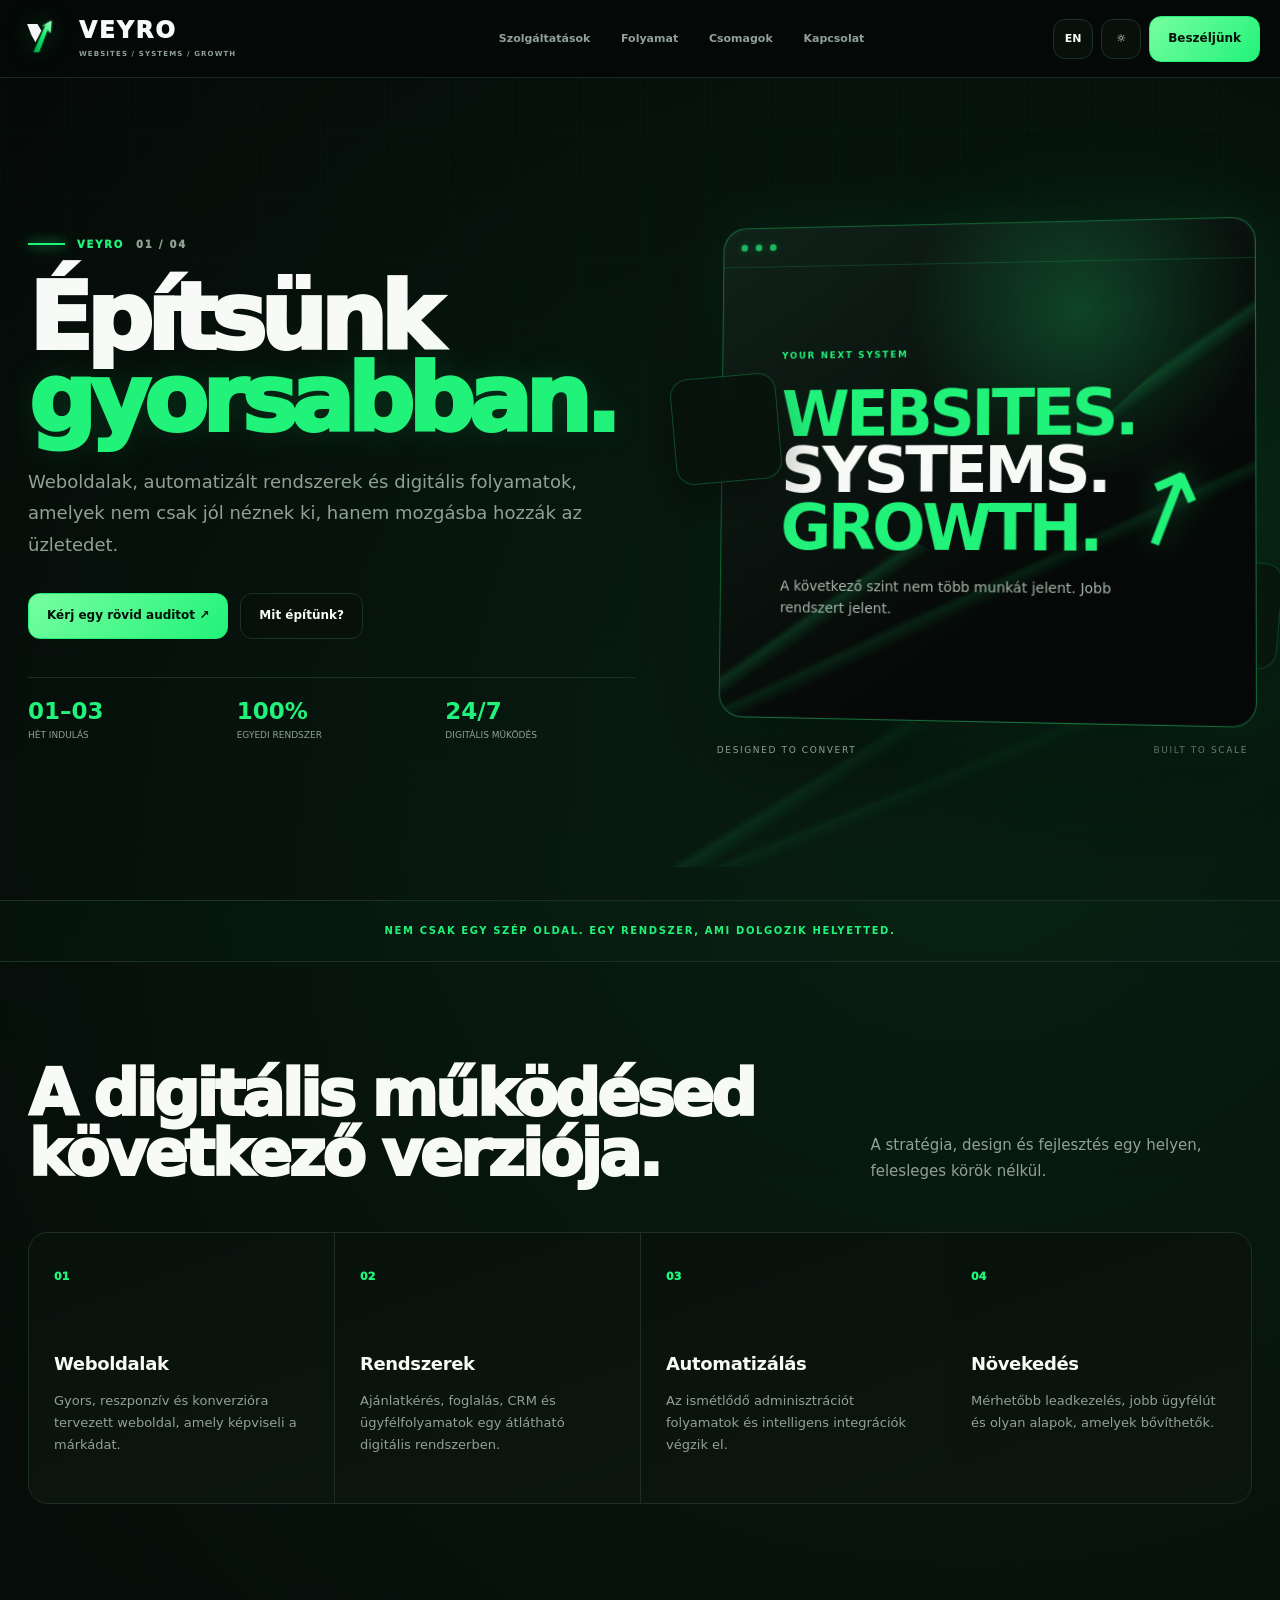
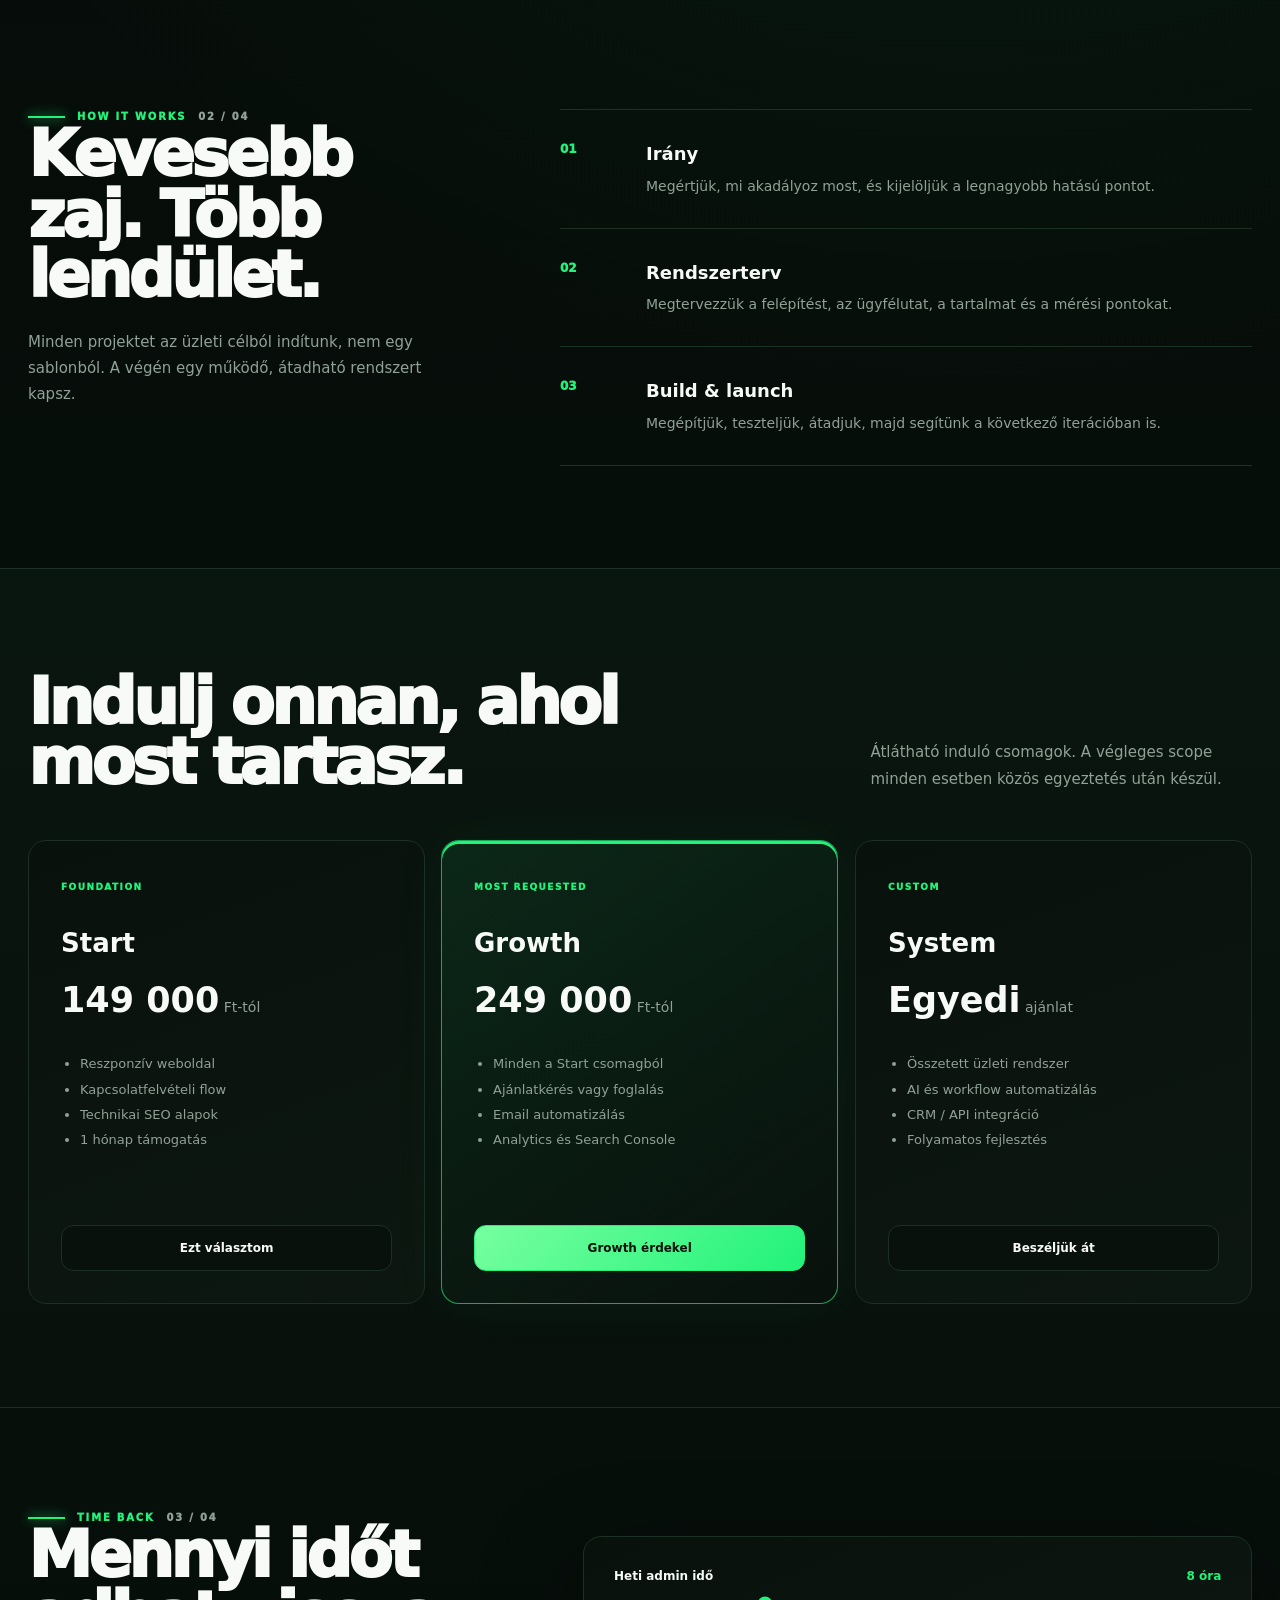
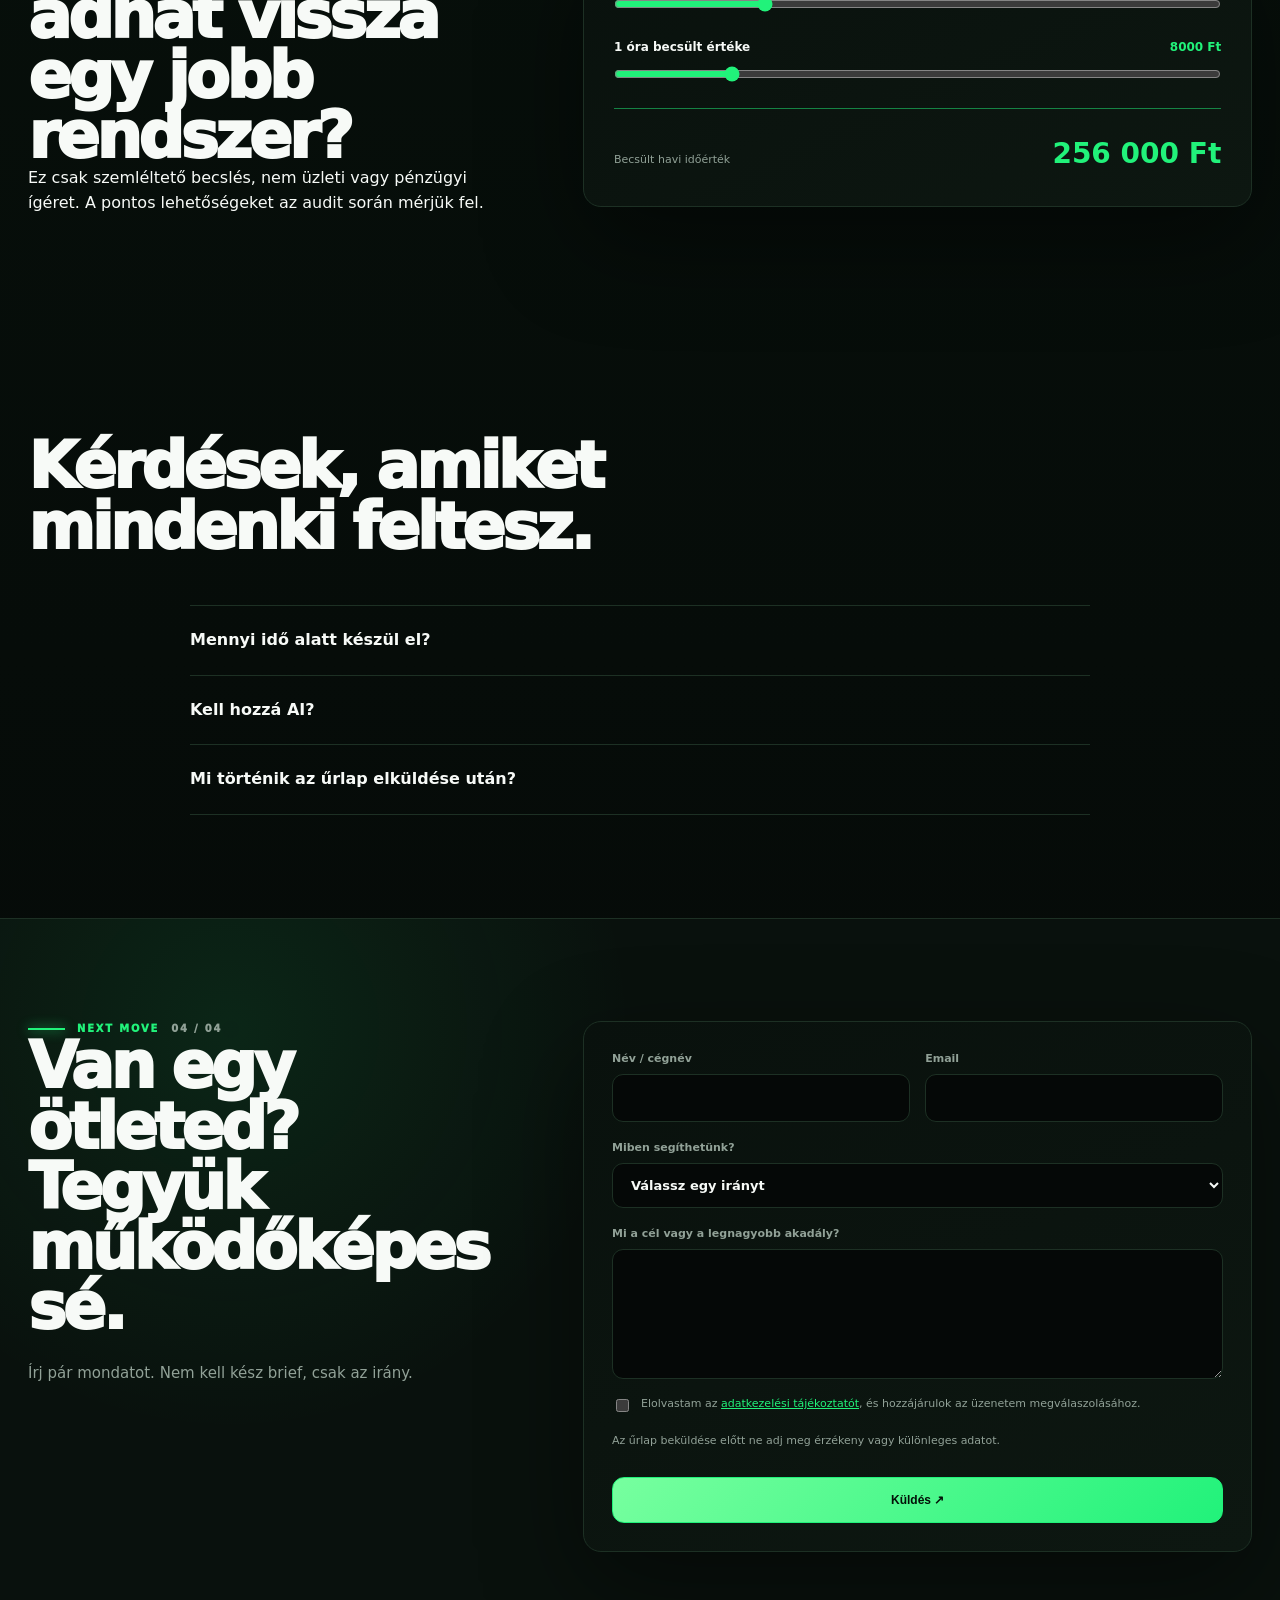
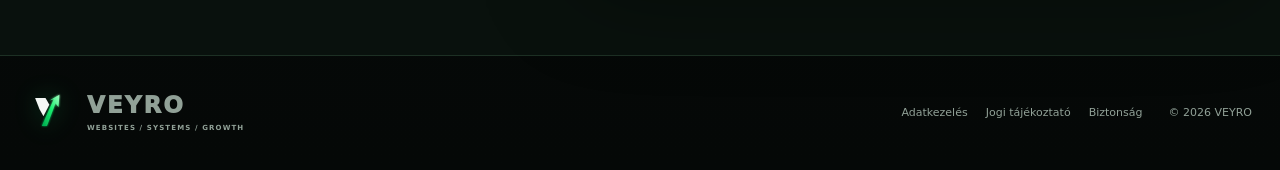
<file: index.html>
<!doctype html>
<html lang="hu" data-theme="dark">
<head>
  <meta charset="utf-8">
  <meta name="viewport" content="width=device-width,initial-scale=1,viewport-fit=cover">
  <meta name="theme-color" content="#050807">
  <meta name="description" content="VEYRO: weboldalak, digitális rendszerek és automatizálás vállalkozásoknak, mérhető növekedésre tervezve.">
  <meta name="robots" content="index,follow,max-image-preview:large">
  <meta name="referrer" content="strict-origin-when-cross-origin">
  <meta http-equiv="Content-Security-Policy" content="default-src 'self'; connect-src 'self' https://formsubmit.co; form-action 'self' https://formsubmit.co; img-src 'self' data:; style-src 'self'; script-src 'self'; base-uri 'self'; object-src 'none'; frame-ancestors 'none'; upgrade-insecure-requests">
  <meta property="og:type" content="website">
  <meta property="og:locale" content="hu_HU">
  <meta property="og:site_name" content="VEYRO">
  <meta property="og:title" content="VEYRO | Weboldalak. Rendszerek. Növekedés.">
  <meta property="og:description" content="Digitális rendszerek, amelyek mozgásba hozzák az üzletedet.">
  <meta property="og:url" content="https://gellert4.github.io/Autonomation/">
  <meta name="twitter:card" content="summary">
  <link rel="canonical" href="https://gellert4.github.io/Autonomation/">
  <link rel="icon" href="veyro-favicon.svg" type="image/svg+xml">
  <link rel="stylesheet" href="premium.css?v=20260916-3">
  <link rel="stylesheet" href="stability.css?v=20260916-3">
  <title>VEYRO | Weboldalak. Rendszerek. Növekedés.</title>
  <script type="application/ld+json">{"@context":"https://schema.org","@type":"ProfessionalService","name":"VEYRO","url":"https://gellert4.github.io/Autonomation/","email":"mailto:szalai2003@gmail.com","description":"Websites, systems and automation for measurable growth.","areaServed":"HU","serviceType":["Web development","Business automation","Growth systems"]}</script>
</head>
<body>
  <a class="skip-link" href="#main">Ugrás a tartalomra</a>
  <header class="site-header">
    <a class="brand" href="#top" aria-label="VEYRO főoldal"><img src="veyro-mark.svg" alt=""><span><strong>VEYRO</strong><small>WEBSITES / SYSTEMS / GROWTH</small></span></a>
    <nav id="site-nav" class="nav" aria-label="Fő navigáció">
      <a href="#services" data-hu="Szolgáltatások" data-en="Services">Szolgáltatások</a><a href="#process" data-hu="Folyamat" data-en="Process">Folyamat</a><a href="#packages" data-hu="Csomagok" data-en="Packages">Csomagok</a><a href="#contact" data-hu="Kapcsolat" data-en="Contact">Kapcsolat</a>
    </nav>
    <div class="header-tools"><button class="language-button" type="button" data-language-toggle aria-label="Váltás angol nyelvre">EN</button><button class="icon-button" type="button" data-theme-toggle aria-label="Világos téma">☼</button><a class="header-cta" href="#contact" data-hu="Beszéljünk" data-en="Let's talk">Beszéljünk</a><button class="icon-button menu-toggle" type="button" data-menu-toggle aria-controls="site-nav" aria-expanded="false" aria-label="Menü megnyitása">☰</button></div>
  </header>

  <main id="main">
    <section id="top" class="hero">
      <div class="hero-copy" data-reveal>
        <div class="kicker">VEYRO <span>01 / 04</span></div>
        <h1><span data-hu="Építsünk" data-en="Build">Építsünk</span><br><em data-hu="gyorsabban." data-en="what moves.">gyorsabban.</em></h1>
        <p data-hu="Weboldalak, automatizált rendszerek és digitális folyamatok, amelyek nem csak jól néznek ki, hanem mozgásba hozzák az üzletedet." data-en="Websites, automated systems and digital flows that do more than look good: they move your business forward.">Weboldalak, automatizált rendszerek és digitális folyamatok, amelyek nem csak jól néznek ki, hanem mozgásba hozzák az üzletedet.</p>
        <div class="button-row"><a class="button button-primary" href="#contact" data-hu="Kérj egy rövid auditot ↗" data-en="Request a short audit ↗">Kérj egy rövid auditot ↗</a><a class="button button-secondary" href="#services" data-hu="Mit építünk?" data-en="What we build">Mit építünk?</a></div>
        <div class="proof-points"><div><strong>01–03</strong><span data-hu="hét indulás" data-en="weeks to launch">hét indulás</span></div><div><strong>100%</strong><span data-hu="egyedi rendszer" data-en="tailored system">egyedi rendszer</span></div><div><strong>24/7</strong><span data-hu="digitális működés" data-en="digital operation">digitális működés</span></div></div>
      </div>
      <div class="hero-stage" data-reveal>
        <div class="stage-window"><div class="window-bar"><i></i><i></i><i></i></div><div class="stage-content"><small>YOUR NEXT SYSTEM</small><h2><span>Websites.</span><br>Systems.<br><span>Growth.</span></h2><p data-hu="A következő szint nem több munkát jelent. Jobb rendszert jelent." data-en="The next level does not mean more work. It means a better system.">A következő szint nem több munkát jelent. Jobb rendszert jelent.</p><div class="stage-arrow" aria-hidden="true">↗</div></div></div>
        <div class="stage-caption"><span>Designed to convert</span><span>Built to scale</span></div>
      </div>
    </section>

    <div class="marquee" data-hu="Nem csak egy szép oldal. Egy rendszer, ami dolgozik helyetted." data-en="Not just a beautiful website. A system that works for you.">Nem csak egy szép oldal. Egy rendszer, ami dolgozik helyetted.</div>

    <section id="services" class="section" data-reveal>
      <div class="section-heading"><h2 data-hu="A digitális működésed következő verziója." data-en="The next version of your digital operation.">A digitális működésed következő verziója.</h2><p data-hu="A stratégia, design és fejlesztés egy helyen, felesleges körök nélkül." data-en="Strategy, design and development in one place, without the unnecessary loops.">A stratégia, design és fejlesztés egy helyen, felesleges körök nélkül.</p></div>
      <div class="service-grid">
        <article class="service"><span class="service-number">01</span><h3 data-hu="Weboldalak" data-en="Websites">Weboldalak</h3><p data-hu="Gyors, reszponzív és konverzióra tervezett weboldal, amely képviseli a márkádat." data-en="Fast, responsive and conversion-focused websites that represent your brand.">Gyors, reszponzív és konverzióra tervezett weboldal, amely képviseli a márkádat.</p></article>
        <article class="service"><span class="service-number">02</span><h3 data-hu="Rendszerek" data-en="Systems">Rendszerek</h3><p data-hu="Ajánlatkérés, foglalás, CRM és ügyfélfolyamatok egy átlátható digitális rendszerben." data-en="Quotes, bookings, CRM and client flows inside one clear digital system.">Ajánlatkérés, foglalás, CRM és ügyfélfolyamatok egy átlátható digitális rendszerben.</p></article>
        <article class="service"><span class="service-number">03</span><h3 data-hu="Automatizálás" data-en="Automation">Automatizálás</h3><p data-hu="Az ismétlődő adminisztrációt folyamatok és intelligens integrációk végzik el." data-en="Processes and intelligent integrations take care of repetitive administration.">Az ismétlődő adminisztrációt folyamatok és intelligens integrációk végzik el.</p></article>
        <article class="service"><span class="service-number">04</span><h3 data-hu="Növekedés" data-en="Growth">Növekedés</h3><p data-hu="Mérhetőbb leadkezelés, jobb ügyfélút és olyan alapok, amelyek bővíthetők." data-en="More measurable lead handling, a better customer journey and foundations that scale.">Mérhetőbb leadkezelés, jobb ügyfélút és olyan alapok, amelyek bővíthetők.</p></article>
      </div>
    </section>

    <section id="process" class="section split-section">
      <div class="manifesto" data-reveal><div class="kicker">HOW IT WORKS <span>02 / 04</span></div><h2 data-hu="Kevesebb zaj. Több lendület." data-en="Less noise. More momentum.">Kevesebb zaj. Több lendület.</h2><p data-hu="Minden projektet az üzleti célból indítunk, nem egy sablonból. A végén egy működő, átadható rendszert kapsz." data-en="Every project starts with the business goal, not a template. You end with a working, maintainable system.">Minden projektet az üzleti célból indítunk, nem egy sablonból. A végén egy működő, átadható rendszert kapsz.</p></div>
      <div class="steps" data-reveal>
        <div class="step"><span class="step-index">01</span><div><h3 data-hu="Irány" data-en="Direction">Irány</h3><p data-hu="Megértjük, mi akadályoz most, és kijelöljük a legnagyobb hatású pontot." data-en="We understand what is blocking you and identify the highest-impact opportunity.">Megértjük, mi akadályoz most, és kijelöljük a legnagyobb hatású pontot.</p></div></div>
        <div class="step"><span class="step-index">02</span><div><h3 data-hu="Rendszerterv" data-en="System design">Rendszerterv</h3><p data-hu="Megtervezzük a felépítést, az ügyfélutat, a tartalmat és a mérési pontokat." data-en="We map the architecture, customer journey, content and measurement points.">Megtervezzük a felépítést, az ügyfélutat, a tartalmat és a mérési pontokat.</p></div></div>
        <div class="step"><span class="step-index">03</span><div><h3>Build & launch</h3><p data-hu="Megépítjük, teszteljük, átadjuk, majd segítünk a következő iterációban is." data-en="We build, test and launch, then stay close for the next iteration.">Megépítjük, teszteljük, átadjuk, majd segítünk a következő iterációban is.</p></div></div>
      </div>
    </section>

    <section id="packages" class="section pricing">
      <div class="section-heading"><h2 data-hu="Indulj onnan, ahol most tartasz." data-en="Start from where you are.">Indulj onnan, ahol most tartasz.</h2><p data-hu="Átlátható induló csomagok. A végleges scope minden esetben közös egyeztetés után készül." data-en="Clear starting packages. Final scope is always agreed together.">Átlátható induló csomagok. A végleges scope minden esetben közös egyeztetés után készül.</p></div>
      <div class="price-grid">
        <article class="price-card"><span class="price-tag">FOUNDATION</span><h3>Start</h3><p class="price"><strong>149 000</strong> Ft-tól</p><ul><li>Reszponzív weboldal</li><li>Kapcsolatfelvételi flow</li><li>Technikai SEO alapok</li><li>1 hónap támogatás</li></ul><a class="button button-secondary" href="#contact">Ezt választom</a></article>
        <article class="price-card featured"><span class="price-tag">MOST REQUESTED</span><h3>Growth</h3><p class="price"><strong>249 000</strong> Ft-tól</p><ul><li>Minden a Start csomagból</li><li>Ajánlatkérés vagy foglalás</li><li>Email automatizálás</li><li>Analytics és Search Console</li></ul><a class="button button-primary" href="#contact">Growth érdekel</a></article>
        <article class="price-card"><span class="price-tag">CUSTOM</span><h3>System</h3><p class="price"><strong>Egyedi</strong> ajánlat</p><ul><li>Összetett üzleti rendszer</li><li>AI és workflow automatizálás</li><li>CRM / API integráció</li><li>Folyamatos fejlesztés</li></ul><a class="button button-secondary" href="#contact">Beszéljük át</a></article>
      </div>
    </section>

    <section class="section calculator-wrap">
      <div data-reveal><div class="kicker">TIME BACK <span>03 / 04</span></div><h2 data-hu="Mennyi időt adhat vissza egy jobb rendszer?" data-en="How much time could a better system give back?">Mennyi időt adhat vissza egy jobb rendszer?</h2><p class="hero-copy" data-hu="Ez csak szemléltető becslés, nem üzleti vagy pénzügyi ígéret. A pontos lehetőségeket az audit során mérjük fel." data-en="This is an illustrative estimate, not a business or financial promise. We assess the real opportunity during the audit.">Ez csak szemléltető becslés, nem üzleti vagy pénzügyi ígéret. A pontos lehetőségeket az audit során mérjük fel.</p></div>
      <div class="calculator" data-reveal><label class="range-label" for="hours"><span>Heti admin idő</span><output id="hoursOut">8 óra</output></label><input id="hours" type="range" min="1" max="30" value="8"><label class="range-label" for="rate"><span>1 óra becsült értéke</span><output id="rateOut">8 000 Ft</output></label><input id="rate" type="range" min="3000" max="30000" step="1000" value="8000"><div class="calc-result"><span>Becsült havi időérték</span><strong id="monthlyValue">256 000 Ft</strong></div></div>
    </section>

    <section class="section">
      <div class="section-heading"><h2 data-hu="Kérdések, amiket mindenki feltesz." data-en="The questions everyone asks.">Kérdések, amiket mindenki feltesz.</h2></div>
      <div class="faq-list">
        <details><summary data-hu="Mennyi idő alatt készül el?" data-en="How long does it take?">Mennyi idő alatt készül el?</summary><p data-hu="Egy fókuszált weboldal tipikusan 1–3 hét. A pontos idő a tartalomtól, integrációktól és visszajelzési sebességtől függ." data-en="A focused website typically takes 1–3 weeks. Timing depends on content, integrations and feedback speed.">Egy fókuszált weboldal tipikusan 1–3 hét. A pontos idő a tartalomtól, integrációktól és visszajelzési sebességtől függ.</p></details>
        <details><summary data-hu="Kell hozzá AI?" data-en="Do we need AI?">Kell hozzá AI?</summary><p data-hu="Nem. Csak olyan automatizálást építünk, amely valódi időt vagy hibát takarít meg." data-en="No. We only add automation where it saves meaningful time or reduces errors.">Nem. Csak olyan automatizálást építünk, amely valódi időt vagy hibát takarít meg.</p></details>
        <details><summary data-hu="Mi történik az űrlap elküldése után?" data-en="What happens after I submit the form?">Mi történik az űrlap elküldése után?</summary><p data-hu="Átnézem a briefet, és röviden visszajelzek a következő reális lépésről. Az űrlap nem használ marketing- vagy analitikai sütiket." data-en="I review the brief and reply with the next realistic step. The form does not use marketing or analytics cookies.">Átnézem a briefet, és röviden visszajelzek a következő reális lépésről. Az űrlap nem használ marketing- vagy analitikai sütiket.</p></details>
      </div>
    </section>

    <section id="contact" class="section contact">
      <div class="contact-copy" data-reveal><div class="kicker">NEXT MOVE <span>04 / 04</span></div><h2 data-hu="Van egy ötleted? Tegyük működőképessé." data-en="Have an idea? Let's make it work.">Van egy ötleted? Tegyük működőképessé.</h2><p data-hu="Írj pár mondatot. Nem kell kész brief, csak az irány." data-en="Write a few lines. You do not need a finished brief, just the direction.">Írj pár mondatot. Nem kell kész brief, csak az irány.</p></div>
      <form class="lead-form" action="https://formsubmit.co/szalai2003@gmail.com" method="POST" data-reveal>
        <input type="hidden" name="_subject" value="Új VEYRO érdeklődés"><input type="hidden" name="_template" value="table"><input type="hidden" name="_captcha" value="false"><input type="hidden" name="_next" value="https://gellert4.github.io/Autonomation/thanks.html"><input class="honeypot" type="text" name="_honey" tabindex="-1" autocomplete="off">
        <div class="field-grid"><label>Név / cégnév<input name="name" required maxlength="100" autocomplete="name"></label><label>Email<input name="email" type="email" required maxlength="160" autocomplete="email"></label></div>
        <label>Miben segíthetünk?<select name="service" required><option value="">Válassz egy irányt</option><option>Új weboldal</option><option>Weboldal + rendszer</option><option>Automatizálás</option><option>Egyedi fejlesztés</option></select></label>
        <label>Mi a cél vagy a legnagyobb akadály?<textarea name="problem" required minlength="10" maxlength="2000"></textarea></label>
        <label class="consent"><input name="privacy_consent" type="checkbox" required><span>Elolvastam az <a href="privacy.html">adatkezelési tájékoztatót</a>, és hozzájárulok az üzenetem megválaszolásához.</span></label>
        <p class="form-note">Az űrlap beküldése előtt ne adj meg érzékeny vagy különleges adatot.</p>
        <button class="button button-primary" type="submit">Küldés ↗</button>
      </form>
    </section>
  </main>

  <footer><a class="brand" href="#top" aria-label="VEYRO főoldal"><img src="veyro-mark.svg" alt=""><span><strong>VEYRO</strong><small>WEBSITES / SYSTEMS / GROWTH</small></span></a><nav aria-label="Jogi navigáció"><a href="privacy.html">Adatkezelés</a><a href="terms.html">Jogi tájékoztató</a><a href="security.html">Biztonság</a></nav><span>© <span id="year"></span> VEYRO</span></footer>
  <script src="site.js?v=20260916-3" defer></script>
</body>
</html>
</file>
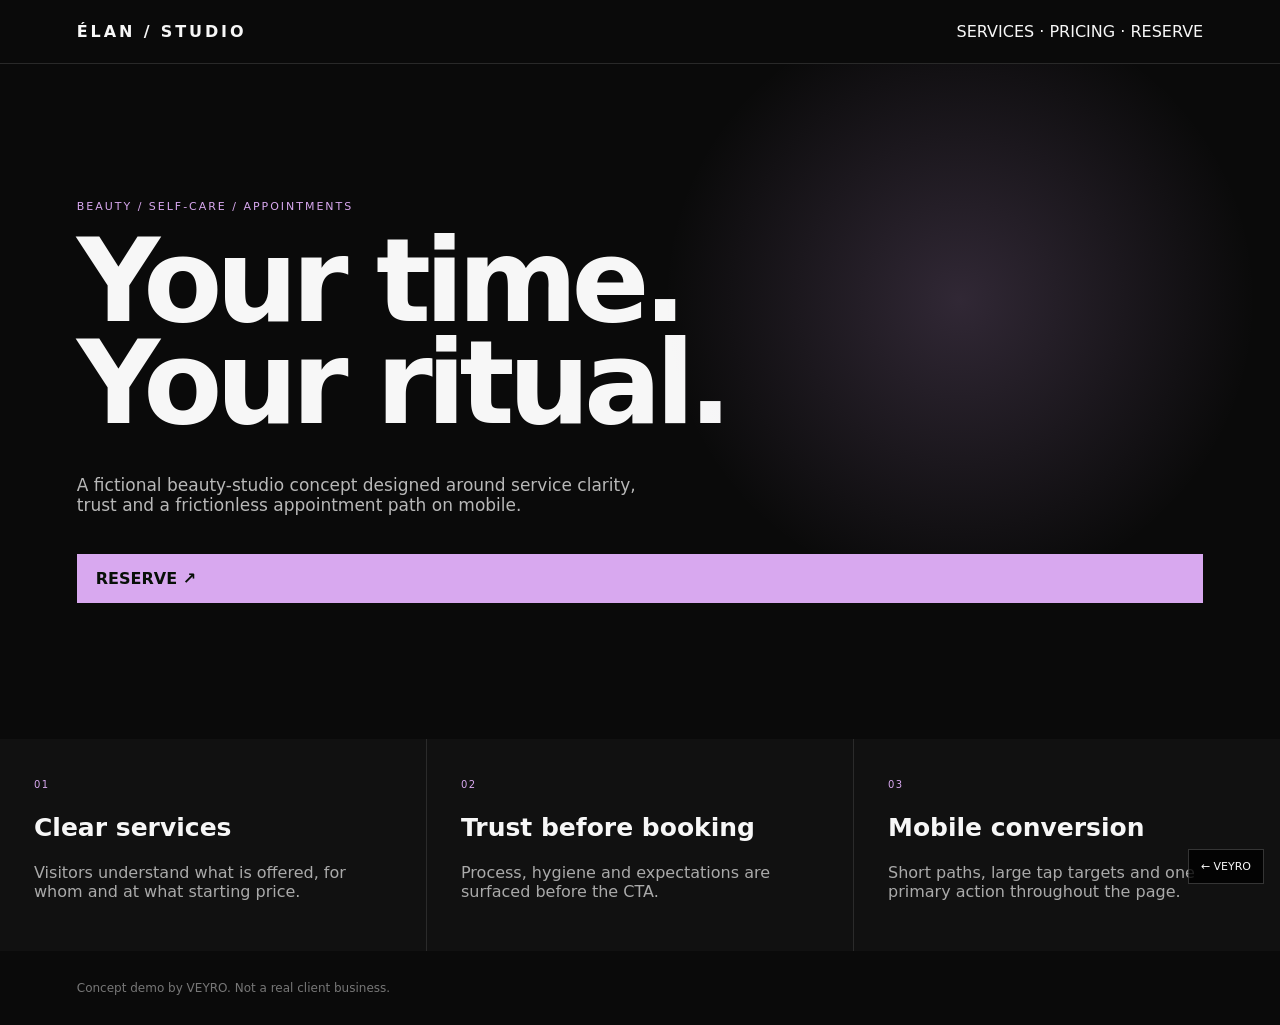
<file: demos/beauty/index.html>
<!doctype html><html lang="en"><head><meta charset="utf-8"><meta name="viewport" content="width=device-width,initial-scale=1"><meta name="robots" content="noindex"><link rel="stylesheet" href="../demo.css"><title>ÉLAN Studio — VEYRO Concept</title><style>:root{--accent:#d8a8ef;--accent-glow:#d8a8ef30}</style></head><body><a class="back" href="../../#work">← VEYRO</a><header class="top"><div class="logo">ÉLAN / STUDIO</div><div>SERVICES · PRICING · RESERVE</div></header><main><section class="hero"><div class="eyebrow">BEAUTY / SELF-CARE / APPOINTMENTS</div><h1>Your time.<br>Your ritual.</h1><p>A fictional beauty-studio concept designed around service clarity, trust and a frictionless appointment path on mobile.</p><a class="cta" href="#services">RESERVE ↗</a></section><section class="grid" id="services"><article class="card"><span>01</span><h2>Clear services</h2><p>Visitors understand what is offered, for whom and at what starting price.</p></article><article class="card"><span>02</span><h2>Trust before booking</h2><p>Process, hygiene and expectations are surfaced before the CTA.</p></article><article class="card"><span>03</span><h2>Mobile conversion</h2><p>Short paths, large tap targets and one primary action throughout the page.</p></article></section></main><footer class="foot">Concept demo by VEYRO. Not a real client business.</footer></body></html>
</file>
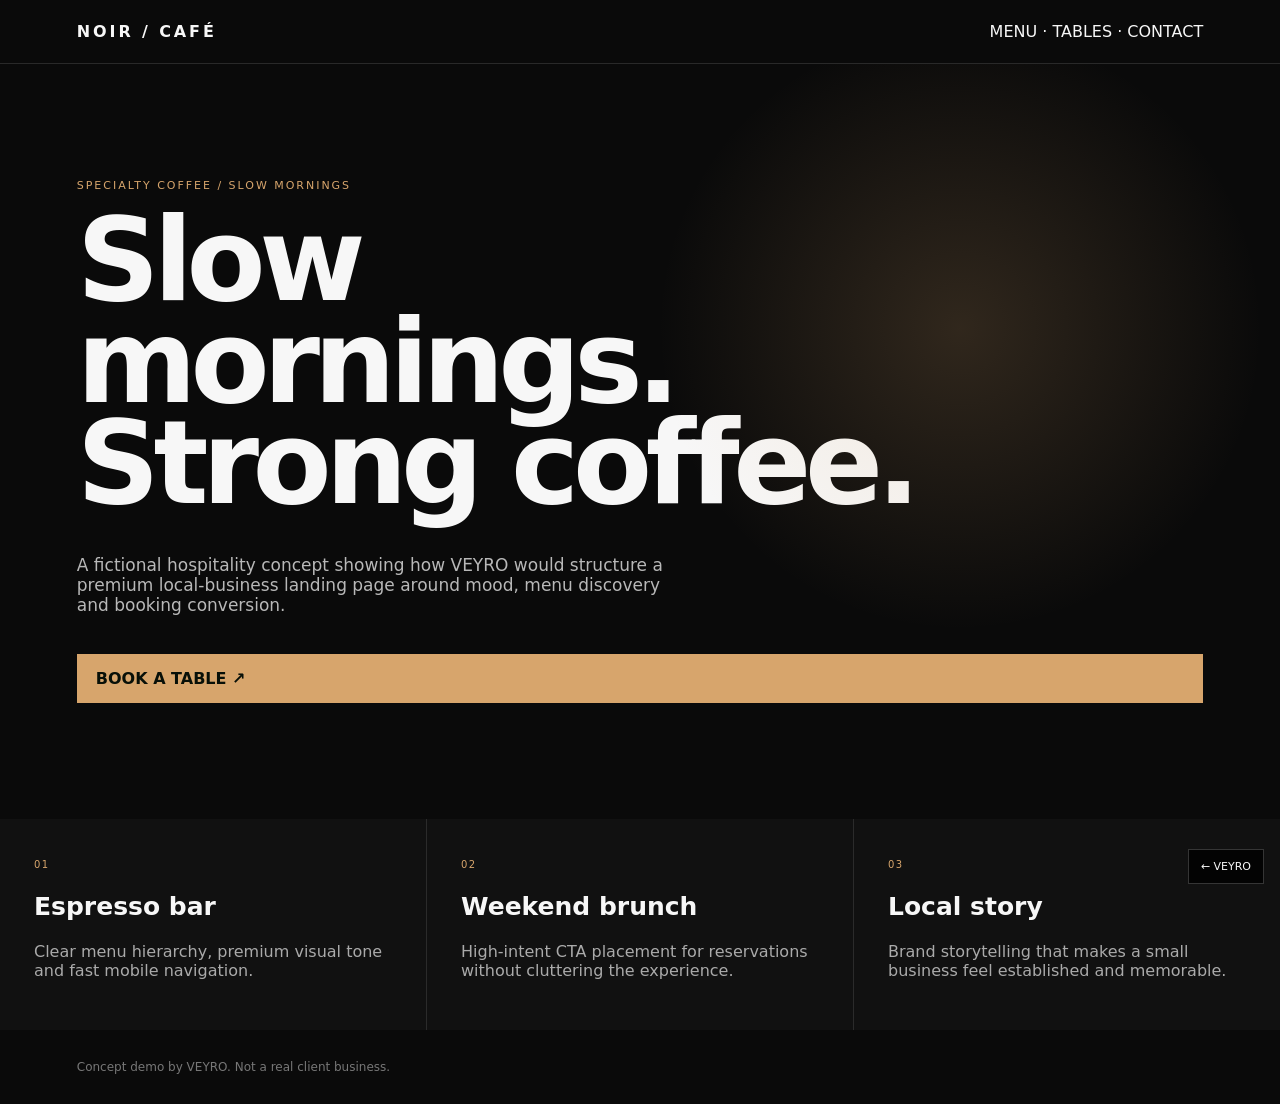
<file: demos/cafe/index.html>
<!doctype html><html lang="en"><head><meta charset="utf-8"><meta name="viewport" content="width=device-width,initial-scale=1"><meta name="robots" content="noindex"><link rel="stylesheet" href="../demo.css"><title>NOIR Café — VEYRO Concept</title><style>:root{--accent:#d7a56c;--accent-glow:#d7a56c30}</style></head><body><a class="back" href="../../#work">← VEYRO</a><header class="top"><div class="logo">NOIR / CAFÉ</div><div>MENU · TABLES · CONTACT</div></header><main><section class="hero"><div class="eyebrow">SPECIALTY COFFEE / SLOW MORNINGS</div><h1>Slow mornings.<br>Strong coffee.</h1><p>A fictional hospitality concept showing how VEYRO would structure a premium local-business landing page around mood, menu discovery and booking conversion.</p><a class="cta" href="#menu">BOOK A TABLE ↗</a></section><section class="grid" id="menu"><article class="card"><span>01</span><h2>Espresso bar</h2><p>Clear menu hierarchy, premium visual tone and fast mobile navigation.</p></article><article class="card"><span>02</span><h2>Weekend brunch</h2><p>High-intent CTA placement for reservations without cluttering the experience.</p></article><article class="card"><span>03</span><h2>Local story</h2><p>Brand storytelling that makes a small business feel established and memorable.</p></article></section></main><footer class="foot">Concept demo by VEYRO. Not a real client business.</footer></body></html>
</file>
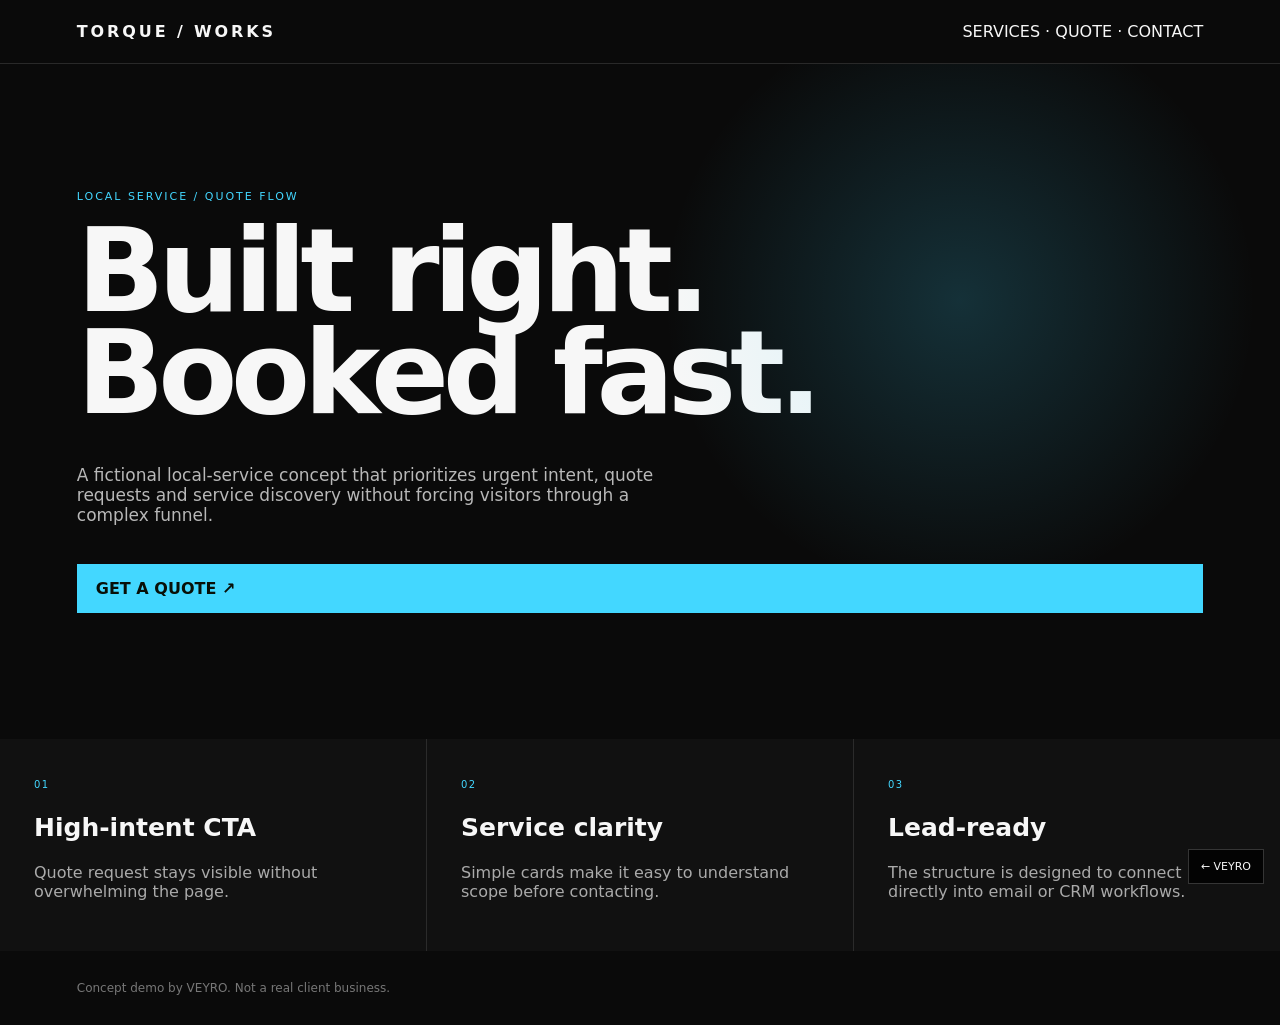
<file: demos/service/index.html>
<!doctype html><html lang="en"><head><meta charset="utf-8"><meta name="viewport" content="width=device-width,initial-scale=1"><meta name="robots" content="noindex"><link rel="stylesheet" href="../demo.css"><title>TORQUE Works — VEYRO Concept</title><style>:root{--accent:#43d7ff;--accent-glow:#43d7ff30}</style></head><body><a class="back" href="../../#work">← VEYRO</a><header class="top"><div class="logo">TORQUE / WORKS</div><div>SERVICES · QUOTE · CONTACT</div></header><main><section class="hero"><div class="eyebrow">LOCAL SERVICE / QUOTE FLOW</div><h1>Built right.<br>Booked fast.</h1><p>A fictional local-service concept that prioritizes urgent intent, quote requests and service discovery without forcing visitors through a complex funnel.</p><a class="cta" href="#services">GET A QUOTE ↗</a></section><section class="grid" id="services"><article class="card"><span>01</span><h2>High-intent CTA</h2><p>Quote request stays visible without overwhelming the page.</p></article><article class="card"><span>02</span><h2>Service clarity</h2><p>Simple cards make it easy to understand scope before contacting.</p></article><article class="card"><span>03</span><h2>Lead-ready</h2><p>The structure is designed to connect directly into email or CRM workflows.</p></article></section></main><footer class="foot">Concept demo by VEYRO. Not a real client business.</footer></body></html>
</file>
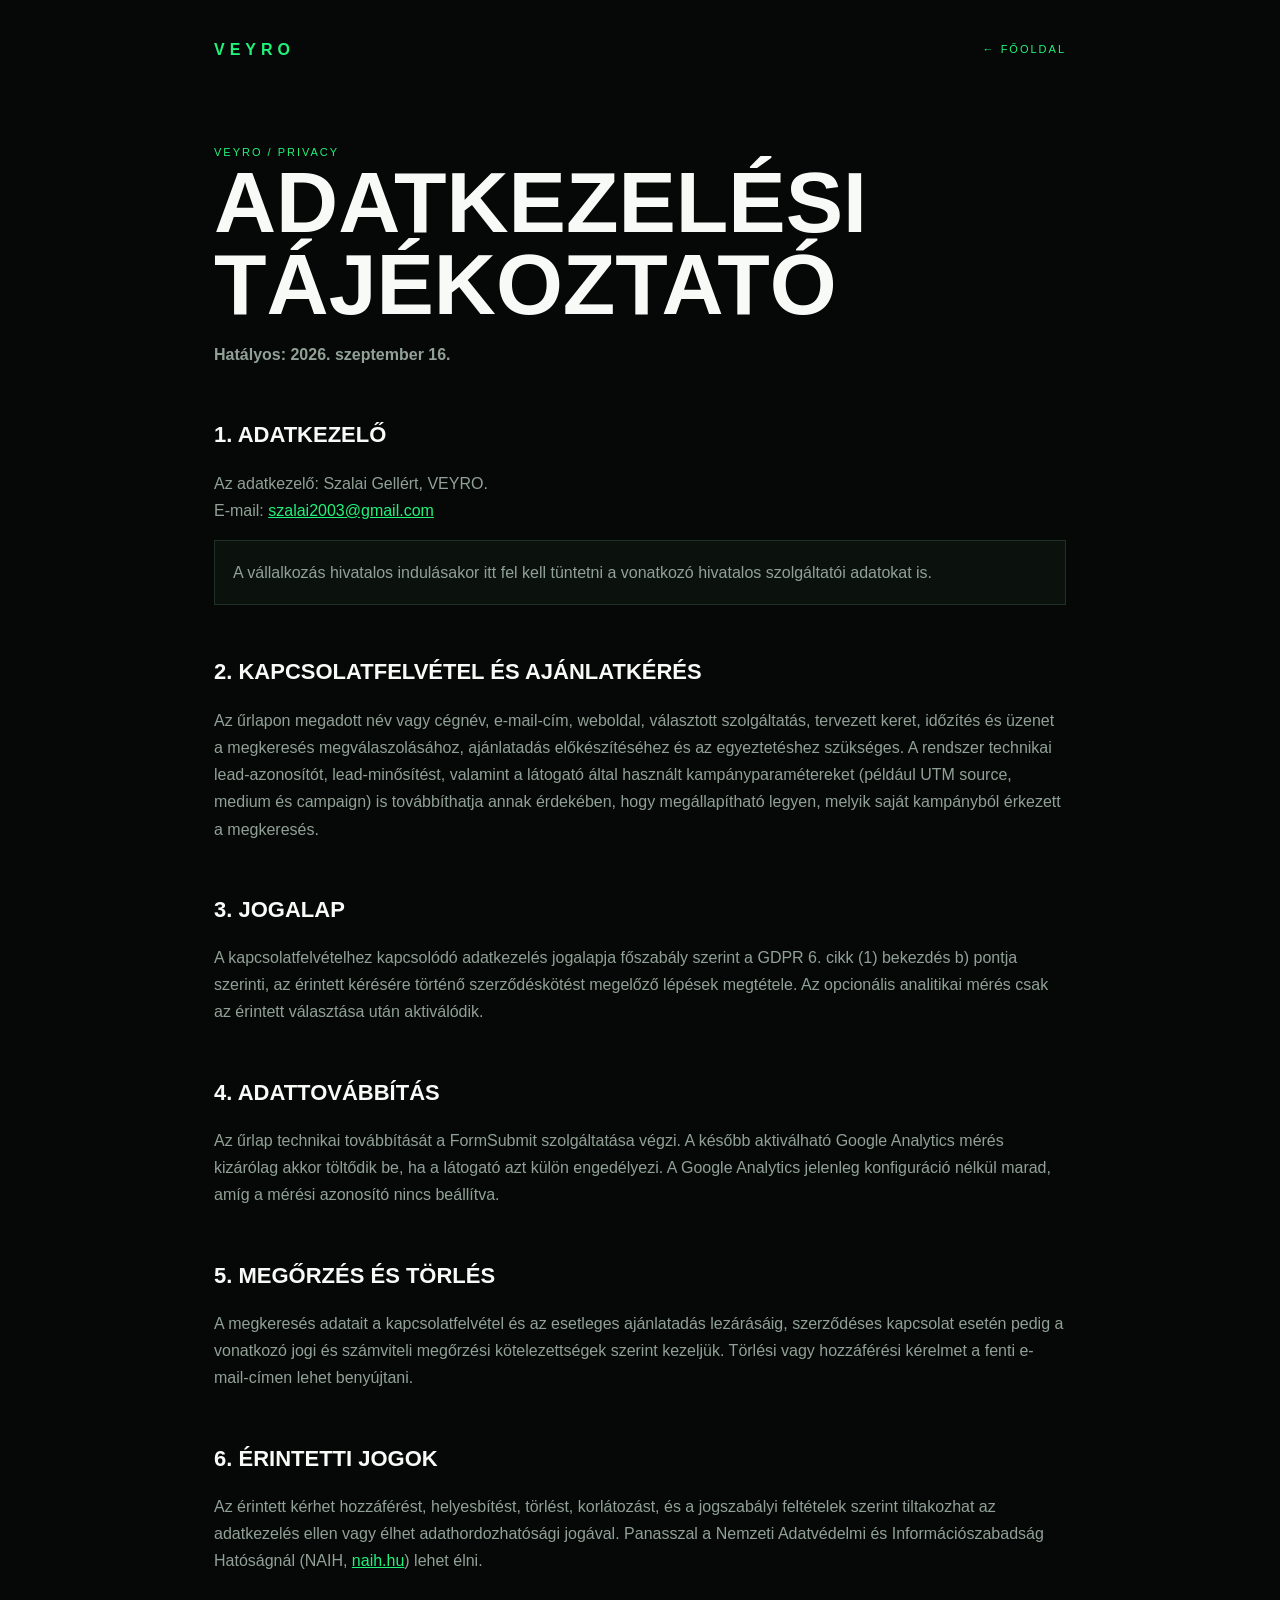
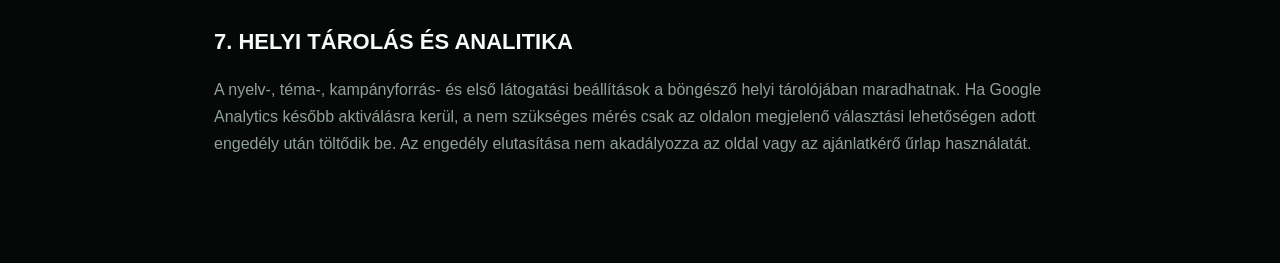
<file: privacy.html>
<!doctype html><html lang="hu"><head><meta charset="utf-8"><meta name="viewport" content="width=device-width,initial-scale=1"><meta name="robots" content="noindex"><meta name="description" content="A VEYRO adatkezelési tájékoztatója."><link rel="icon" href="veyro-favicon.svg"><link rel="stylesheet" href="legal.css"><title>Adatkezelés | VEYRO</title></head><body><main class="legal-shell"><nav class="legal-nav"><a class="legal-brand" href="./">VEYRO</a><a class="legal-back" href="./">← Főoldal</a></nav><article class="legal-page"><div class="legal-meta">VEYRO / PRIVACY</div><h1>Adatkezelési tájékoztató</h1><p><strong>Hatályos: 2026. szeptember 16.</strong></p><h2>1. Adatkezelő</h2><p>Az adatkezelő: Szalai Gellért, VEYRO.<br>E-mail: <a href="mailto:szalai2003@gmail.com">szalai2003@gmail.com</a></p><p class="legal-note">A vállalkozás hivatalos indulásakor itt fel kell tüntetni a vonatkozó hivatalos szolgáltatói adatokat is.</p><h2>2. Kapcsolatfelvétel és ajánlatkérés</h2><p>Az űrlapon megadott név vagy cégnév, e-mail-cím, weboldal, választott szolgáltatás, tervezett keret, időzítés és üzenet a megkeresés megválaszolásához, ajánlatadás előkészítéséhez és az egyeztetéshez szükséges. A rendszer technikai lead-azonosítót, lead-minősítést, valamint a látogató által használt kampányparamétereket (például UTM source, medium és campaign) is továbbíthatja annak érdekében, hogy megállapítható legyen, melyik saját kampányból érkezett a megkeresés.</p><h2>3. Jogalap</h2><p>A kapcsolatfelvételhez kapcsolódó adatkezelés jogalapja főszabály szerint a GDPR 6. cikk (1) bekezdés b) pontja szerinti, az érintett kérésére történő szerződéskötést megelőző lépések megtétele. Az opcionális analitikai mérés csak az érintett választása után aktiválódik.</p><h2>4. Adattovábbítás</h2><p>Az űrlap technikai továbbítását a FormSubmit szolgáltatása végzi. A később aktiválható Google Analytics mérés kizárólag akkor töltődik be, ha a látogató azt külön engedélyezi. A Google Analytics jelenleg konfiguráció nélkül marad, amíg a mérési azonosító nincs beállítva.</p><h2>5. Megőrzés és törlés</h2><p>A megkeresés adatait a kapcsolatfelvétel és az esetleges ajánlatadás lezárásáig, szerződéses kapcsolat esetén pedig a vonatkozó jogi és számviteli megőrzési kötelezettségek szerint kezeljük. Törlési vagy hozzáférési kérelmet a fenti e-mail-címen lehet benyújtani.</p><h2>6. Érintetti jogok</h2><p>Az érintett kérhet hozzáférést, helyesbítést, törlést, korlátozást, és a jogszabályi feltételek szerint tiltakozhat az adatkezelés ellen vagy élhet adathordozhatósági jogával. Panasszal a Nemzeti Adatvédelmi és Információszabadság Hatóságnál (NAIH, <a href="https://naih.hu" rel="noopener noreferrer">naih.hu</a>) lehet élni.</p><h2>7. Helyi tárolás és analitika</h2><p>A nyelv-, téma-, kampányforrás- és első látogatási beállítások a böngésző helyi tárolójában maradhatnak. Ha Google Analytics később aktiválásra kerül, a nem szükséges mérés csak az oldalon megjelenő választási lehetőségen adott engedély után töltődik be. Az engedély elutasítása nem akadályozza az oldal vagy az ajánlatkérő űrlap használatát.</p></article></main></body></html>
</file>
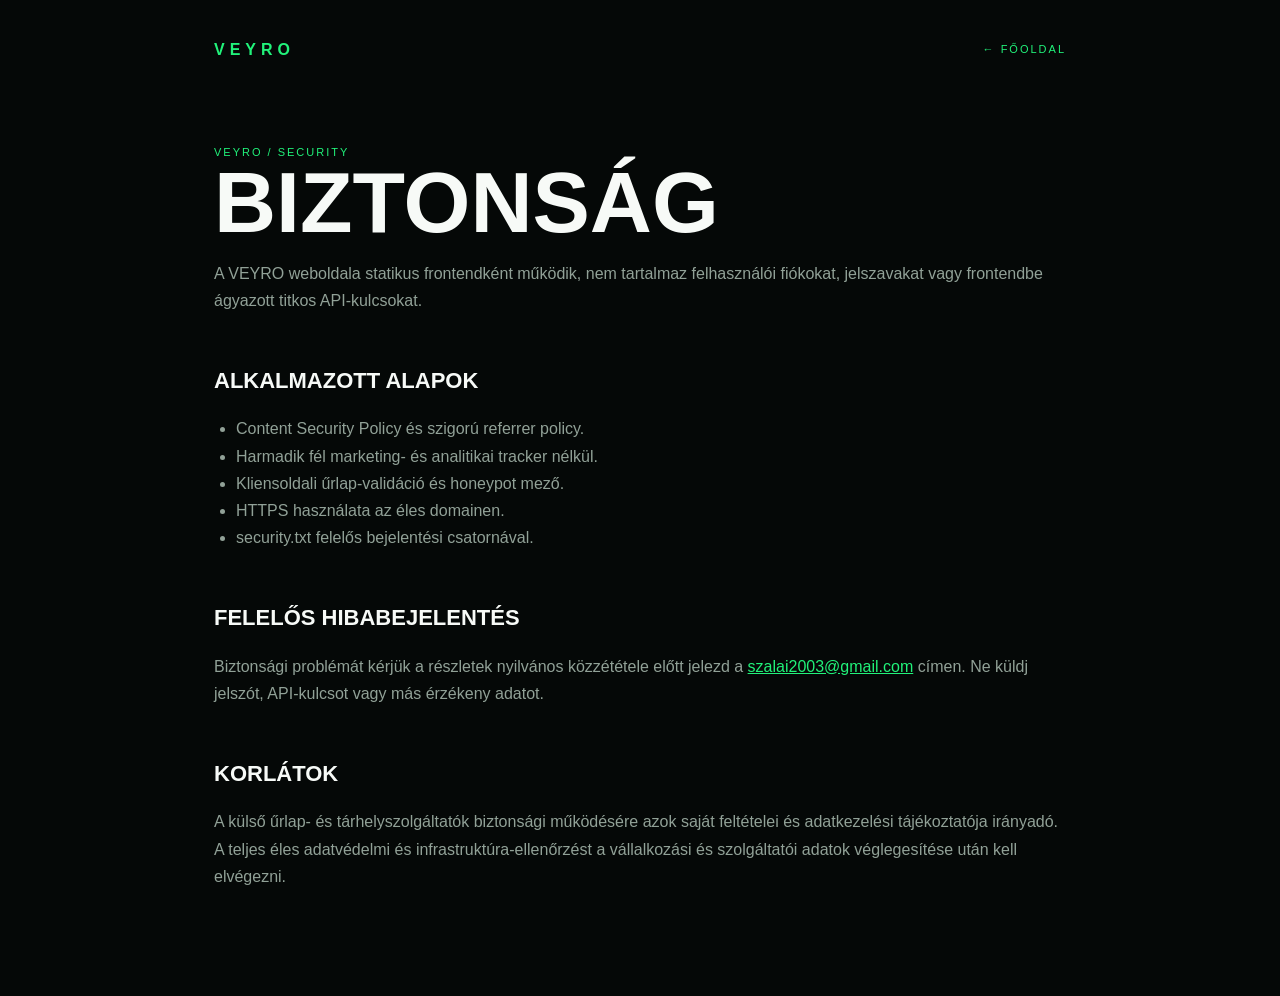
<file: security.html>
<!doctype html><html lang="hu"><head><meta charset="utf-8"><meta name="viewport" content="width=device-width,initial-scale=1"><meta name="robots" content="noindex"><meta name="description" content="A VEYRO biztonsági tájékoztatója."><link rel="icon" href="veyro-favicon.svg"><link rel="stylesheet" href="legal.css"><title>Biztonság | VEYRO</title></head><body><main class="legal-shell"><nav class="legal-nav"><a class="legal-brand" href="./">VEYRO</a><a class="legal-back" href="./">← Főoldal</a></nav><article class="legal-page"><div class="legal-meta">VEYRO / SECURITY</div><h1>Biztonság</h1><p>A VEYRO weboldala statikus frontendként működik, nem tartalmaz felhasználói fiókokat, jelszavakat vagy frontendbe ágyazott titkos API-kulcsokat.</p><h2>Alkalmazott alapok</h2><ul><li>Content Security Policy és szigorú referrer policy.</li><li>Harmadik fél marketing- és analitikai tracker nélkül.</li><li>Kliensoldali űrlap-validáció és honeypot mező.</li><li>HTTPS használata az éles domainen.</li><li>security.txt felelős bejelentési csatornával.</li></ul><h2>Felelős hibabejelentés</h2><p>Biztonsági problémát kérjük a részletek nyilvános közzététele előtt jelezd a <a href="mailto:szalai2003@gmail.com?subject=VEYRO%20security%20report">szalai2003@gmail.com</a> címen. Ne küldj jelszót, API-kulcsot vagy más érzékeny adatot.</p><h2>Korlátok</h2><p>A külső űrlap- és tárhelyszolgáltatók biztonsági működésére azok saját feltételei és adatkezelési tájékoztatója irányadó. A teljes éles adatvédelmi és infrastruktúra-ellenőrzést a vállalkozási és szolgáltatói adatok véglegesítése után kell elvégezni.</p></article></main></body></html>
</file>
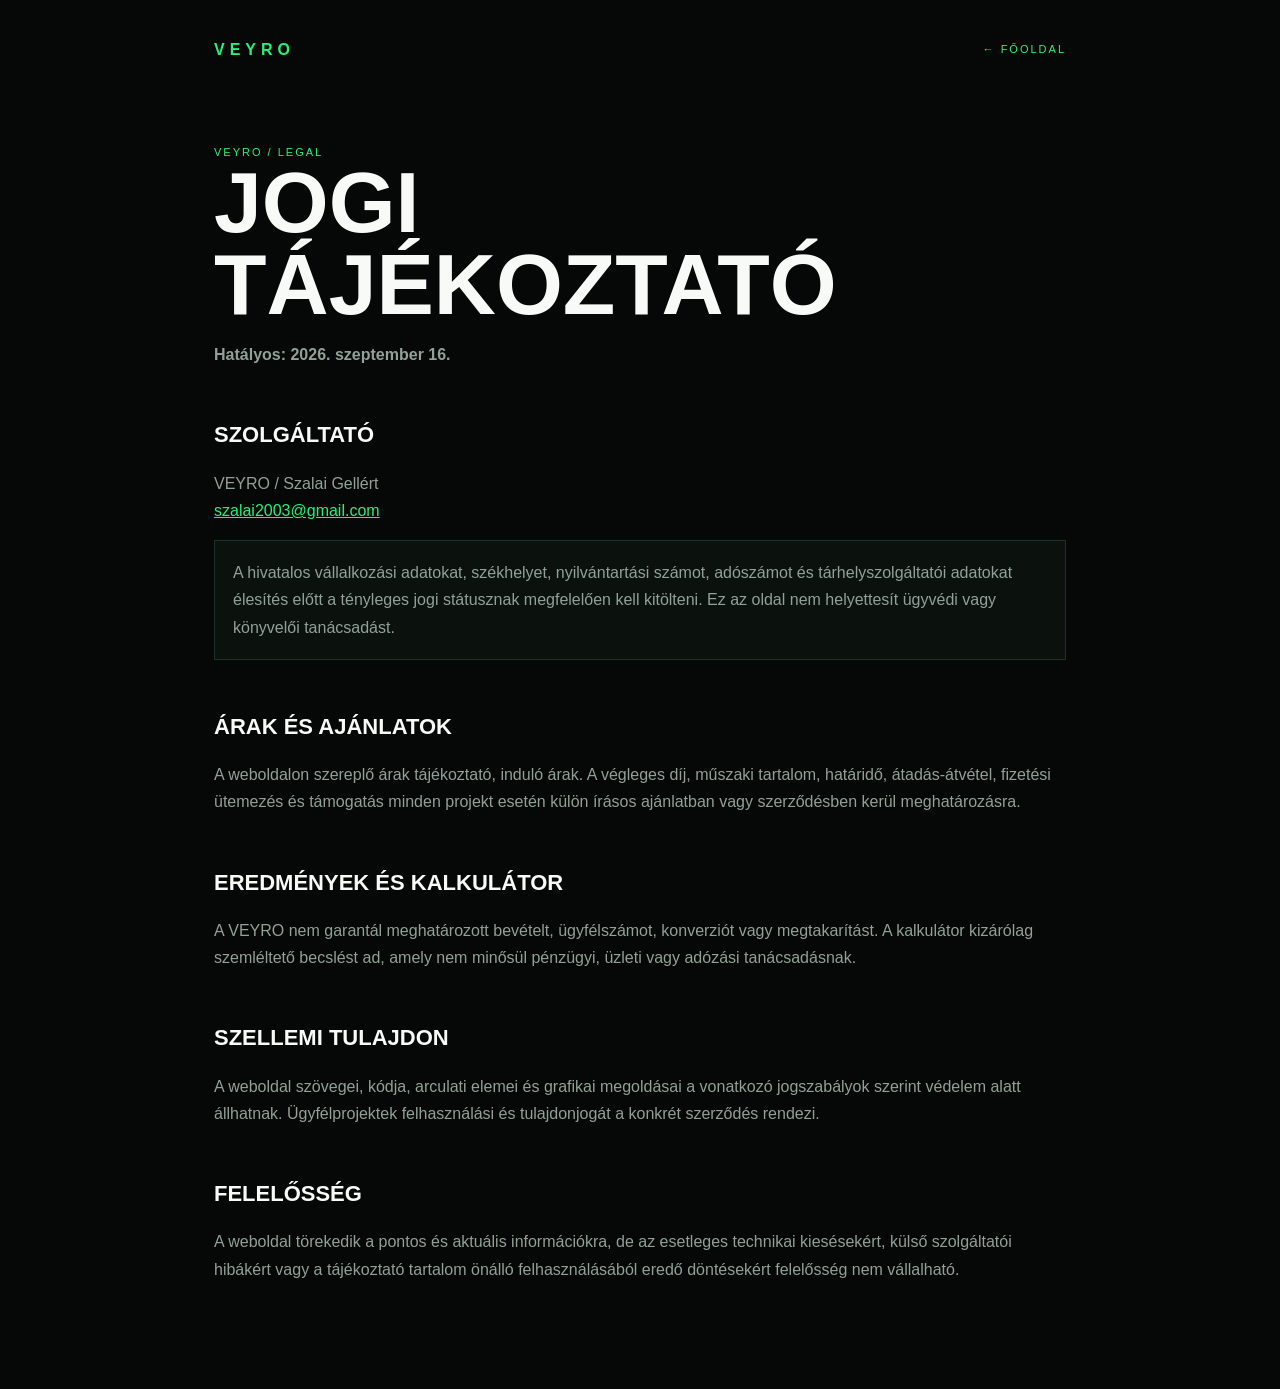
<file: terms.html>
<!doctype html><html lang="hu"><head><meta charset="utf-8"><meta name="viewport" content="width=device-width,initial-scale=1"><meta name="robots" content="noindex"><meta name="description" content="A VEYRO jogi tájékoztatója."><link rel="icon" href="veyro-favicon.svg"><link rel="stylesheet" href="legal.css"><title>Jogi tájékoztató | VEYRO</title></head><body><main class="legal-shell"><nav class="legal-nav"><a class="legal-brand" href="./">VEYRO</a><a class="legal-back" href="./">← Főoldal</a></nav><article class="legal-page"><div class="legal-meta">VEYRO / LEGAL</div><h1>Jogi tájékoztató</h1><p><strong>Hatályos: 2026. szeptember 16.</strong></p><h2>Szolgáltató</h2><p>VEYRO / Szalai Gellért<br><a href="mailto:szalai2003@gmail.com">szalai2003@gmail.com</a></p><p class="legal-note">A hivatalos vállalkozási adatokat, székhelyet, nyilvántartási számot, adószámot és tárhelyszolgáltatói adatokat élesítés előtt a tényleges jogi státusznak megfelelően kell kitölteni. Ez az oldal nem helyettesít ügyvédi vagy könyvelői tanácsadást.</p><h2>Árak és ajánlatok</h2><p>A weboldalon szereplő árak tájékoztató, induló árak. A végleges díj, műszaki tartalom, határidő, átadás-átvétel, fizetési ütemezés és támogatás minden projekt esetén külön írásos ajánlatban vagy szerződésben kerül meghatározásra.</p><h2>Eredmények és kalkulátor</h2><p>A VEYRO nem garantál meghatározott bevételt, ügyfélszámot, konverziót vagy megtakarítást. A kalkulátor kizárólag szemléltető becslést ad, amely nem minősül pénzügyi, üzleti vagy adózási tanácsadásnak.</p><h2>Szellemi tulajdon</h2><p>A weboldal szövegei, kódja, arculati elemei és grafikai megoldásai a vonatkozó jogszabályok szerint védelem alatt állhatnak. Ügyfélprojektek felhasználási és tulajdonjogát a konkrét szerződés rendezi.</p><h2>Felelősség</h2><p>A weboldal törekedik a pontos és aktuális információkra, de az esetleges technikai kiesésekért, külső szolgáltatói hibákért vagy a tájékoztató tartalom önálló felhasználásából eredő döntésekért felelősség nem vállalható.</p></article></main></body></html>
</file>
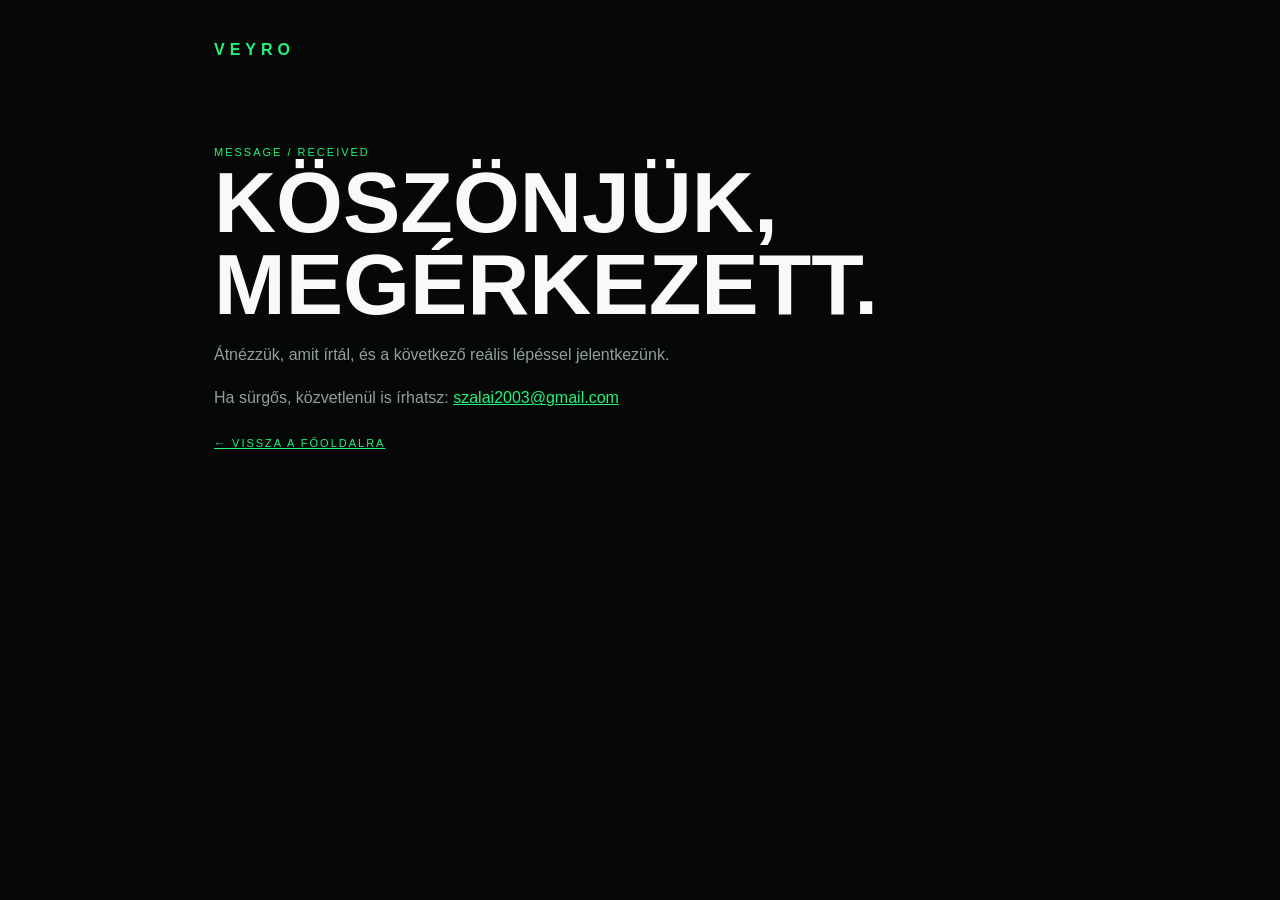
<file: thanks.html>
<!doctype html><html lang="hu"><head><meta charset="utf-8"><meta name="viewport" content="width=device-width,initial-scale=1"><meta name="robots" content="noindex"><meta name="referrer" content="strict-origin-when-cross-origin"><meta http-equiv="Content-Security-Policy" content="default-src 'self'; connect-src 'self' https://www.google-analytics.com https://region1.google-analytics.com; img-src 'self' data: https://www.google-analytics.com; style-src 'self'; script-src 'self' https://www.googletagmanager.com; base-uri 'self'; object-src 'none'; frame-ancestors 'none'; upgrade-insecure-requests"><link rel="icon" href="veyro-favicon.svg"><link rel="stylesheet" href="legal.css"><title>Köszönjük | VEYRO</title></head><body><main class="legal-shell"><nav class="legal-nav"><a class="legal-brand" href="./">VEYRO</a></nav><article class="legal-page"><div class="legal-meta">MESSAGE / RECEIVED</div><h1>Köszönjük, megérkezett.</h1><p>Átnézzük, amit írtál, és a következő reális lépéssel jelentkezünk.</p><p>Ha sürgős, közvetlenül is írhatsz: <a href="mailto:szalai2003@gmail.com">szalai2003@gmail.com</a></p><a class="legal-back" href="./">← Vissza a főoldalra</a></article></main><script src="analytics-config.js" defer></script><script src="thanks.js" defer></script></body></html>
</file>
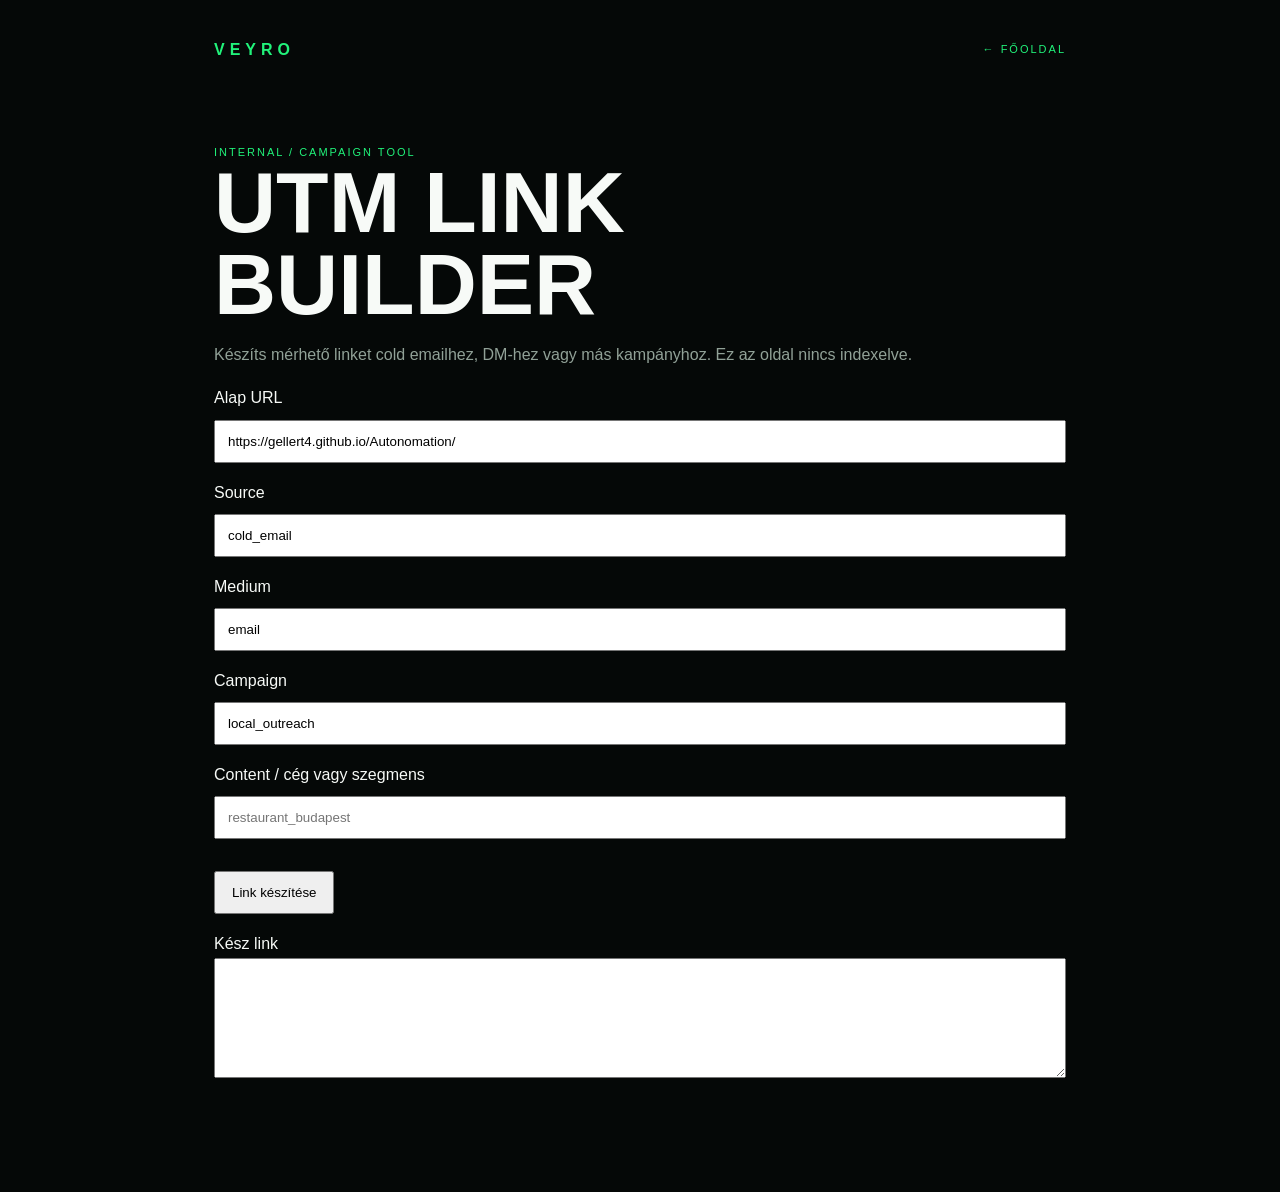
<file: tools/utm.html>
<!doctype html><html lang="hu"><head><meta charset="utf-8"><meta name="viewport" content="width=device-width,initial-scale=1"><meta name="robots" content="noindex,nofollow"><link rel="icon" href="../veyro-favicon.svg"><link rel="stylesheet" href="../legal.css"><title>VEYRO UTM Builder</title></head><body><main class="legal-shell"><nav class="legal-nav"><a class="legal-brand" href="../">VEYRO</a><a class="legal-back" href="../">← Főoldal</a></nav><article class="legal-page"><div class="legal-meta">INTERNAL / CAMPAIGN TOOL</div><h1>UTM link builder</h1><p>Készíts mérhető linket cold emailhez, DM-hez vagy más kampányhoz. Ez az oldal nincs indexelve.</p><label>Alap URL<input id="base" type="url" value="https://gellert4.github.io/Autonomation/" style="width:100%;padding:12px;margin:8px 0 16px"></label><label>Source<input id="source" value="cold_email" style="width:100%;padding:12px;margin:8px 0 16px"></label><label>Medium<input id="medium" value="email" style="width:100%;padding:12px;margin:8px 0 16px"></label><label>Campaign<input id="campaign" value="local_outreach" style="width:100%;padding:12px;margin:8px 0 16px"></label><label>Content / cég vagy szegmens<input id="content" placeholder="restaurant_budapest" style="width:100%;padding:12px;margin:8px 0 16px"></label><p><button id="build" type="button" style="padding:12px 16px">Link készítése</button></p><label>Kész link<textarea id="result" readonly style="width:100%;min-height:120px;padding:12px"></textarea></label><p id="status"></p></article></main><script src="utm.js" defer></script></body></html>
</file>
<file: premium.css>
:root{--bg:#050807;--bg2:#07100b;--panel:#09110d;--panel2:#0d1711;--text:#f7faf7;--muted:#91a197;--line:#1d3024;--green:#21f27a;--green2:#77ff9f;--green-soft:#c3ffd4;--shadow:0 34px 100px rgba(0,0,0,.46);--radius:18px;--header-h:78px;color-scheme:dark}html[data-theme=light]{--bg:#f2f6f2;--bg2:#eaf1eb;--panel:#fff;--panel2:#edf5ef;--text:#0b1910;--muted:#627169;--line:#cfe0d3;--green:#0bab4f;--green2:#14c95f;--green-soft:#077a38;--shadow:0 28px 78px rgba(16,55,30,.13);color-scheme:light}*{box-sizing:border-box}html{scroll-behavior:smooth;scroll-padding-top:calc(var(--header-h) + 20px)}body{margin:0;min-width:320px;overflow-x:hidden;background:radial-gradient(circle at 76% 15%,rgba(33,242,122,.09),transparent 29%),linear-gradient(180deg,var(--bg),var(--bg2) 55%,var(--bg));color:var(--text);font-family:Inter,ui-sans-serif,system-ui,-apple-system,BlinkMacSystemFont,"Segoe UI",sans-serif;line-height:1.55}body:before{content:"";position:fixed;inset:0;z-index:-3;pointer-events:none;background-image:linear-gradient(rgba(119,255,159,.025) 1px,transparent 1px),linear-gradient(90deg,rgba(119,255,159,.025) 1px,transparent 1px);background-size:64px 64px;mask-image:linear-gradient(to bottom,#000,transparent 82%)}body:after{content:"";position:fixed;right:-20vw;top:8vh;width:65vw;height:65vw;z-index:-2;border-radius:50%;pointer-events:none;background:radial-gradient(circle,rgba(33,242,122,.11),transparent 62%);filter:blur(20px);animation:ambientPulse 9s ease-in-out infinite alternate}a{color:inherit}.skip-link{position:fixed;z-index:9999;left:16px;top:10px;padding:10px 14px;background:var(--green);color:#031108;border-radius:10px;transform:translateY(-150%);font-weight:850}.skip-link:focus{transform:none}.site-header{position:sticky;top:0;z-index:80;display:grid;grid-template-columns:minmax(190px,290px) 1fr auto;align-items:center;gap:clamp(14px,2.4vw,38px);min-height:var(--header-h);padding:12px max(20px,calc((100vw - 1280px)/2));background:color-mix(in srgb,var(--bg) 88%,transparent);border-bottom:1px solid color-mix(in srgb,var(--line) 82%,transparent);backdrop-filter:blur(20px) saturate(130%);transition:min-height .25s ease,background .25s ease,box-shadow .25s ease}.site-header.is-scrolled{min-height:66px;background:color-mix(in srgb,var(--bg) 95%,transparent);box-shadow:0 14px 45px rgba(0,0,0,.2)}.brand{display:flex;align-items:center;gap:13px;min-width:0;text-decoration:none}.brand img{display:block;flex:0 0 auto;width:46px;height:46px;object-fit:contain;filter:drop-shadow(0 0 12px rgba(33,242,122,.22))}.brand span{min-width:0;display:grid;line-height:1}.brand strong{font-size:clamp(19px,1.8vw,26px);font-weight:950;letter-spacing:.09em;white-space:nowrap}.brand small{margin-top:8px;color:var(--muted);font-size:7px;font-weight:750;letter-spacing:.16em;white-space:nowrap}.nav{justify-self:center;display:flex;align-items:center;gap:clamp(18px,2.4vw,35px);min-width:0}.nav a{position:relative;color:var(--muted);font-size:11px;font-weight:800;text-decoration:none;white-space:nowrap}.nav a:after{content:"";position:absolute;left:0;right:100%;bottom:-8px;height:2px;background:var(--green);transition:right .25s ease}.nav a:hover{color:var(--text)}.nav a:hover:after{right:0}.header-tools{display:flex;align-items:center;justify-content:flex-end;gap:8px;min-width:max-content}.icon-button,.language-button{height:40px;min-width:40px;border:1px solid var(--line);border-radius:12px;background:color-mix(in srgb,var(--panel) 92%,transparent);color:var(--text);font:inherit;font-size:11px;font-weight:900;cursor:pointer;transition:.2s ease}.icon-button:hover,.language-button:hover{border-color:color-mix(in srgb,var(--green) 50%,var(--line));transform:translateY(-1px)}.header-cta,.button{display:inline-flex;align-items:center;justify-content:center;gap:9px;min-height:46px;padding:12px 18px;border:1px solid var(--green);border-radius:12px;text-decoration:none;font-size:12px;font-weight:900;cursor:pointer;transition:transform .22s ease,box-shadow .22s ease,background .22s ease,border-color .22s ease}.header-cta,.button-primary{background:linear-gradient(135deg,var(--green2),var(--green));color:#031108;box-shadow:0 0 0 rgba(33,242,122,0)}.header-cta:hover,.button-primary:hover{transform:translateY(-2px);box-shadow:0 12px 35px rgba(33,242,122,.2)}.button-secondary{background:color-mix(in srgb,var(--panel) 92%,transparent);border-color:var(--line);color:var(--text)}.button-secondary:hover{border-color:color-mix(in srgb,var(--green) 50%,var(--line));transform:translateY(-2px)}.menu-toggle{display:none}.hero,.section{width:min(1280px,100%);margin:0 auto;padding:clamp(76px,8vw,118px) 28px}.hero{position:relative;isolation:isolate;display:grid;grid-template-columns:minmax(0,1.06fr) minmax(390px,.94fr);align-items:center;gap:clamp(44px,6vw,88px);min-height:calc(100svh - var(--header-h))}.hero:before{content:"";position:absolute;z-index:-2;inset:7% -7% 4% 48%;background:radial-gradient(circle at 52% 44%,rgba(33,242,122,.16),transparent 45%);filter:blur(22px);animation:heroGlow 7s ease-in-out infinite alternate}.hero:after{content:"";position:absolute;z-index:-1;right:-8%;bottom:4%;width:60%;height:55%;background:linear-gradient(148deg,transparent 52%,rgba(33,242,122,.12) 53%,transparent 55%),linear-gradient(158deg,transparent 64%,rgba(33,242,122,.08) 65%,transparent 67%);clip-path:polygon(0 76%,26% 61%,43% 70%,60% 46%,100% 7%,100% 100%,0 100%);opacity:.75}.hero-copy{min-width:0}.kicker{display:flex;align-items:center;gap:12px;color:var(--green);font-size:10px;font-weight:950;letter-spacing:.18em;text-transform:uppercase}.kicker:before{content:"";width:37px;height:2px;background:var(--green);box-shadow:0 0 12px var(--green)}.kicker span{color:var(--muted)}h1,h2,h3,p{margin-top:0}.hero h1{max-width:770px;margin:25px 0 24px;font-size:clamp(58px,7.3vw,104px);line-height:.88;letter-spacing:-.068em;font-weight:950;text-wrap:balance}.hero h1 span{display:inline-block}.hero h1 em{display:inline-block;color:var(--green);font-style:normal;text-shadow:0 0 34px rgba(33,242,122,.13)}.hero-copy>p{max-width:640px;margin-bottom:0;color:var(--muted);font-size:clamp(15px,1.45vw,18px);line-height:1.76}.button-row{display:flex;flex-wrap:wrap;gap:12px;margin:32px 0}.proof-points{display:grid;grid-template-columns:repeat(3,minmax(0,1fr));gap:18px;max-width:650px;margin-top:38px;padding-top:22px;border-top:1px solid var(--line)}.proof-points div{min-width:0}.proof-points strong{display:block;color:var(--green);font-size:clamp(17px,1.8vw,23px);line-height:1}.proof-points span{display:block;margin-top:7px;color:var(--muted);font-size:9px;line-height:1.3;text-transform:uppercase}.hero-stage{position:relative;min-width:0;perspective:1400px;transform-style:preserve-3d}.stage-window{position:relative;min-height:500px;border:1px solid rgba(33,242,122,.38);border-radius:24px;background:radial-gradient(circle at 68% 18%,rgba(33,242,122,.22),transparent 31%),linear-gradient(145deg,#102219,#050807 70%);box-shadow:0 45px 120px rgba(0,0,0,.52),0 0 70px rgba(33,242,122,.08),inset 0 0 0 1px rgba(255,255,255,.025);overflow:hidden;transform:rotateY(-7deg) rotateX(2deg) translateZ(0);transform-origin:center;animation:stageFloat 7s ease-in-out infinite}.stage-window:before{content:"";position:absolute;inset:0;background:linear-gradient(115deg,transparent 25%,rgba(255,255,255,.055) 43%,transparent 58%);transform:translateX(-120%);animation:glassSweep 7.5s ease-in-out infinite}.stage-window:after{content:"";position:absolute;inset:0;background:linear-gradient(145deg,transparent 52%,rgba(33,242,122,.21) 53%,transparent 55%),linear-gradient(155deg,transparent 65%,rgba(33,242,122,.14) 66%,transparent 68%);clip-path:polygon(0 78%,28% 60%,47% 69%,66% 46%,100% 12%,100% 100%,0 100%);opacity:.7}.window-bar{position:relative;z-index:2;display:flex;gap:8px;padding:16px 18px;border-bottom:1px solid rgba(33,242,122,.16)}.window-bar i{width:7px;height:7px;border-radius:50%;background:var(--green);opacity:.72;box-shadow:0 0 10px rgba(33,242,122,.42)}.stage-content{position:relative;z-index:2;padding:clamp(54px,6vw,82px) clamp(34px,5vw,62px)}.stage-content small{color:var(--green);font-size:9px;font-weight:900;letter-spacing:.2em}.stage-content h2{max-width:450px;margin:21px 0 20px;font-size:clamp(40px,5vw,72px);line-height:.9;letter-spacing:-.055em;text-transform:uppercase}.stage-content h2 span{color:var(--green)}.stage-content p{max-width:360px;color:#a7b5ab;font-size:14px}.stage-arrow{position:absolute;right:8%;top:43%;color:var(--green);font-size:clamp(70px,8vw,112px);line-height:1;filter:drop-shadow(0 0 16px rgba(33,242,122,.3));transform:rotate(-24deg);animation:arrowPulse 3.2s ease-in-out infinite}.stage-caption{display:flex;justify-content:space-between;gap:18px;margin:23px 4px 0;color:var(--muted);font-size:9px;letter-spacing:.18em;text-transform:uppercase}.stage-caption span{white-space:nowrap}.hero-stage:before,.hero-stage:after{content:"";position:absolute;z-index:4;width:104px;height:104px;border:1px solid rgba(33,242,122,.25);border-radius:18px;background:rgba(7,15,10,.68);backdrop-filter:blur(10px);box-shadow:0 18px 45px rgba(0,0,0,.35)}.hero-stage:before{left:-40px;top:29%;transform:rotate(-5deg)}.hero-stage:after{right:-28px;bottom:17%;transform:rotate(5deg)}.marquee{position:relative;overflow:hidden;border-block:1px solid var(--line);padding:22px 28px;background:rgba(33,242,122,.018);color:var(--green);font-size:10px;font-weight:850;letter-spacing:.16em;text-align:center;text-transform:uppercase}.marquee:before{content:"";position:absolute;inset:0;background:linear-gradient(90deg,transparent,rgba(33,242,122,.05),transparent);transform:translateX(-100%);animation:marqueeGlow 6s linear infinite}.section{position:relative}.section-heading{display:grid;grid-template-columns:minmax(0,1.35fr) minmax(280px,.65fr);align-items:end;gap:50px;margin-bottom:48px}.section-heading h2,.manifesto h2,.calculator-wrap h2,.contact h2{margin:0;font-size:clamp(40px,5vw,72px);line-height:.94;letter-spacing:-.055em;font-weight:920;text-wrap:balance}.section-heading p,.manifesto p,.contact-copy p{max-width:430px;margin:0;color:var(--muted);font-size:15px;line-height:1.75}.service-grid{display:grid;grid-template-columns:repeat(4,minmax(0,1fr));border:1px solid var(--line);border-radius:20px;overflow:hidden;background:var(--line);gap:1px}.service{position:relative;min-width:0;min-height:270px;padding:30px 25px 34px;background:linear-gradient(160deg,var(--panel),color-mix(in srgb,var(--panel2) 72%,var(--panel)));overflow:hidden;transition:transform .3s ease,background .3s ease}.service:before{content:"";position:absolute;inset:0;background:radial-gradient(280px circle at var(--mx,50%) var(--my,50%),rgba(33,242,122,.12),transparent 52%);opacity:0;transition:opacity .25s ease}.service:hover:before{opacity:1}.service:hover{background:linear-gradient(160deg,color-mix(in srgb,var(--panel) 82%,var(--green) 4%),var(--panel2))}.service-number{position:relative;z-index:1;color:var(--green);font-size:11px;font-weight:950}.service h3{position:relative;z-index:1;margin:62px 0 12px;font-size:18px;letter-spacing:-.02em}.service p{position:relative;z-index:1;margin:0;color:var(--muted);font-size:13px;line-height:1.72}.split-section{display:grid;grid-template-columns:minmax(0,.78fr) minmax(0,1.22fr);gap:clamp(52px,7vw,100px);align-items:start}.manifesto{position:sticky;top:calc(var(--header-h) + 42px)}.manifesto p{margin-top:24px}.steps{border-top:1px solid var(--line)}.step{display:grid;grid-template-columns:64px minmax(0,1fr);gap:22px;padding:30px 0;border-bottom:1px solid var(--line);transition:padding-left .25s ease,background .25s ease}.step:hover{padding-left:14px;background:linear-gradient(90deg,rgba(33,242,122,.045),transparent)}.step-index{color:var(--green);font-size:12px;font-weight:950}.step h3{margin:0 0 8px;font-size:18px}.step p{max-width:600px;margin:0;color:var(--muted);font-size:14px}.pricing{width:100%;max-width:none;padding-left:max(28px,calc((100vw - 1280px)/2));padding-right:max(28px,calc((100vw - 1280px)/2));background:linear-gradient(180deg,rgba(33,242,122,.018),transparent),var(--panel);border-block:1px solid var(--line)}.pricing .section-heading,.pricing .price-grid{width:min(1224px,100%);margin-left:auto;margin-right:auto}.price-grid{display:grid;grid-template-columns:repeat(3,minmax(0,1fr));gap:16px;background:transparent}.price-card{position:relative;min-width:0;padding:32px;border:1px solid var(--line);border-radius:18px;background:linear-gradient(160deg,var(--panel),var(--panel2));overflow:hidden;transition:transform .28s ease,border-color .28s ease,box-shadow .28s ease}.price-card:after{content:"";position:absolute;inset:-1px;background:radial-gradient(320px circle at var(--mx,50%) var(--my,50%),rgba(33,242,122,.10),transparent 55%);pointer-events:none;opacity:0;transition:opacity .25s}.price-card:hover{transform:translateY(-5px);border-color:color-mix(in srgb,var(--green) 45%,var(--line));box-shadow:0 25px 70px rgba(0,0,0,.25)}.price-card:hover:after{opacity:1}.price-card.featured{border-color:rgba(33,242,122,.65);background:linear-gradient(145deg,rgba(33,242,122,.09),var(--panel));box-shadow:0 0 55px rgba(33,242,122,.055),inset 0 3px var(--green)}.price-tag{position:relative;z-index:1;color:var(--green);font-size:9px;font-weight:950;letter-spacing:.16em}.price-card h3{position:relative;z-index:1;margin:25px 0 10px;font-size:26px}.price{position:relative;z-index:1;margin:0 0 24px;color:var(--muted);font-size:14px}.price strong{color:var(--text);font-size:clamp(28px,3vw,35px)}.price-card ul{position:relative;z-index:1;min-height:148px;margin:0 0 26px;padding-left:19px;color:var(--muted);font-size:13px;line-height:1.95}.price-card .button{position:relative;z-index:1;width:100%}.calculator-wrap{display:grid;grid-template-columns:minmax(0,.82fr) minmax(0,1.18fr);gap:clamp(50px,7vw,90px);align-items:center}.calculator{padding:30px;border:1px solid var(--line);border-radius:18px;background:linear-gradient(155deg,var(--panel),var(--panel2));box-shadow:var(--shadow)}.range-label{display:flex;justify-content:space-between;gap:20px;margin:0 0 9px;font-size:12px;font-weight:800}.range-label output{color:var(--green)}input[type=range]{width:100%;margin:0 0 26px;accent-color:var(--green)}.calc-result{display:flex;justify-content:space-between;align-items:baseline;gap:20px;padding-top:23px;border-top:1px solid rgba(33,242,122,.5)}.calc-result span{color:var(--muted);font-size:11px}.calc-result strong{color:var(--green);font-size:clamp(22px,3vw,28px)}.faq-list{max-width:900px;margin:0 auto}.faq-list details{border-top:1px solid var(--line);padding:22px 0;transition:padding .22s ease,background .22s ease}.faq-list details:last-child{border-bottom:1px solid var(--line)}.faq-list details[open]{padding-inline:16px;background:rgba(33,242,122,.025)}summary{cursor:pointer;font-size:16px;font-weight:850;list-style:none}.faq-list p{max-width:720px;margin:15px 0 0;color:var(--muted)}.contact{width:100%;max-width:none;padding-left:max(28px,calc((100vw - 1280px)/2));padding-right:max(28px,calc((100vw - 1280px)/2));display:grid;grid-template-columns:minmax(0,.82fr) minmax(0,1.18fr);gap:clamp(52px,7vw,90px);background:radial-gradient(circle at 18% 15%,rgba(33,242,122,.09),transparent 33%),var(--panel);border-block:1px solid var(--line)}.contact-copy{align-self:start}.contact-copy p{margin-top:23px}.lead-form{display:grid;gap:17px;padding:28px;border:1px solid var(--line);border-radius:18px;background:linear-gradient(155deg,var(--panel),var(--panel2));box-shadow:var(--shadow)}.field-grid{display:grid;grid-template-columns:repeat(2,minmax(0,1fr));gap:15px}.lead-form label{display:grid;gap:7px;min-width:0;color:var(--muted);font-size:11px;font-weight:800}.lead-form input,.lead-form select,.lead-form textarea{width:100%;min-width:0;border:1px solid var(--line);border-radius:11px;padding:13px 14px;background:var(--bg);color:var(--text);font:inherit;font-size:13px;outline:none;transition:border-color .2s ease,box-shadow .2s ease}.lead-form input:focus,.lead-form select:focus,.lead-form textarea:focus{border-color:var(--green);box-shadow:0 0 0 3px rgba(33,242,122,.09)}.lead-form textarea{min-height:130px;resize:vertical}.consent{display:flex!important;align-items:flex-start;gap:9px!important;font-weight:500!important;line-height:1.5}.consent input{width:auto;margin-top:3px}.consent a{color:var(--green)}.form-note{min-height:16px;color:var(--muted);font-size:11px}.honeypot{position:absolute!important;left:-10000px!important;width:1px!important;height:1px!important;overflow:hidden!important}footer{display:grid;grid-template-columns:minmax(190px,1fr) auto auto;align-items:center;gap:26px;width:min(1280px,100%);margin:0 auto;padding:34px 28px;color:var(--muted);font-size:11px}footer a{text-decoration:none}footer nav{display:flex;gap:18px;flex-wrap:wrap}footer nav a:hover{color:var(--green)}[data-reveal]{opacity:0;transform:translateY(25px) scale(.985);filter:blur(5px);transition:opacity .72s ease,transform .72s cubic-bezier(.2,.8,.2,1),filter .72s ease}[data-reveal].is-visible{opacity:1;transform:none;filter:none}.scroll-progress{position:fixed;z-index:9999;left:0;top:0;height:2px;width:0;background:linear-gradient(90deg,var(--green),var(--green2));box-shadow:0 0 15px rgba(33,242,122,.5);pointer-events:none}.tilt-target{transform-style:preserve-3d;will-change:transform}@keyframes stageFloat{0%,100%{transform:rotateY(-7deg) rotateX(2deg) translateY(0)}50%{transform:rotateY(-4deg) rotateX(.5deg) translateY(-9px)}}@keyframes glassSweep{0%,62%{transform:translateX(-120%)}82%,100%{transform:translateX(140%)}}@keyframes heroGlow{0%{transform:scale(.93) translate(-2%,2%);opacity:.45}100%{transform:scale(1.08) translate(3%,-2%);opacity:1}}@keyframes arrowPulse{0%,100%{transform:rotate(-24deg) translate(0,0);opacity:.85}50%{transform:rotate(-24deg) translate(6px,-6px);opacity:1}}@keyframes marqueeGlow{to{transform:translateX(100%)}}@keyframes ambientPulse{0%{transform:scale(.9);opacity:.7}100%{transform:scale(1.12);opacity:1}}@media(max-width:1100px){.site-header{grid-template-columns:minmax(170px,240px) 1fr auto}.nav{gap:18px}.brand small{display:none}.hero{grid-template-columns:minmax(0,1fr) minmax(340px,.88fr);gap:44px}.hero-stage:before{left:-16px}.hero-stage:after{right:-10px}.service-grid{grid-template-columns:repeat(2,minmax(0,1fr))}.section-heading{grid-template-columns:1fr}.section-heading p{margin-top:-24px}.price-grid{gap:12px}.price-card{padding:26px}}@media(max-width:900px){:root{--header-h:70px}.site-header{grid-template-columns:auto 1fr;gap:14px;padding-inline:18px}.brand img{width:40px;height:40px}.brand strong{font-size:20px}.nav{display:none;position:absolute;top:calc(100% + 8px);left:16px;right:16px;z-index:90;flex-direction:column;align-items:stretch;gap:0;padding:10px;border:1px solid var(--line);border-radius:16px;background:color-mix(in srgb,var(--panel) 96%,transparent);box-shadow:var(--shadow)}.nav.is-open{display:flex}.nav a{padding:13px 11px;border-bottom:1px solid var(--line)}.nav a:last-child{border:0}.header-tools{justify-self:end}.header-cta{display:none}.menu-toggle{display:inline-grid;place-items:center}.hero{grid-template-columns:1fr;min-height:auto;padding-top:70px}.hero-copy{max-width:760px}.hero-stage{width:min(700px,94%);margin:18px auto 0}.stage-window{min-height:450px;transform:rotateY(-3deg) rotateX(1deg)}.service-grid{grid-template-columns:repeat(2,minmax(0,1fr))}.split-section,.calculator-wrap,.contact{grid-template-columns:1fr;gap:45px}.manifesto{position:static}.price-grid{grid-template-columns:1fr}.price-card ul{min-height:auto}.section-heading p{margin-top:0}.contact-copy{max-width:700px}}@media(max-width:640px){:root{--header-h:64px}.site-header{min-height:64px;padding:9px 14px}.brand{gap:9px}.brand img{width:37px;height:37px}.brand strong{font-size:18px;letter-spacing:.06em}.brand small{display:none}.header-tools{gap:6px}.icon-button,.language-button{height:38px;min-width:38px;padding-inline:8px}.hero,.section{padding:68px 18px}.hero{gap:42px}.hero h1{font-size:clamp(50px,15vw,72px);line-height:.91;letter-spacing:-.06em}.hero-copy>p{font-size:15px;line-height:1.67}.button-row{display:grid;grid-template-columns:1fr;gap:10px}.button{width:100%}.proof-points{grid-template-columns:repeat(3,minmax(0,1fr));gap:10px}.proof-points strong{font-size:16px}.proof-points span{font-size:7px}.hero-stage{width:100%;margin-top:5px}.stage-window{min-height:390px;border-radius:18px;transform:none;animation:stageFloatMobile 6s ease-in-out infinite}.stage-content{padding:45px 24px}.stage-content h2{font-size:clamp(36px,12vw,52px)}.stage-content p{max-width:250px;font-size:12px}.stage-arrow{right:18px;font-size:62px}.stage-caption{padding-inline:3px;font-size:7px;gap:8px}.hero-stage:before,.hero-stage:after{display:none}.marquee{padding:17px 18px;font-size:8px;line-height:1.7}.section-heading h2,.manifesto h2,.calculator-wrap h2,.contact h2{font-size:clamp(38px,11vw,52px)}.service-grid{grid-template-columns:1fr;border-radius:16px}.service{min-height:auto;padding:26px 22px 30px}.service h3{margin-top:38px}.step{grid-template-columns:42px minmax(0,1fr);gap:12px}.pricing,.contact{padding-inline:18px}.price-card{padding:25px 22px}.field-grid{grid-template-columns:1fr}.calc-result{flex-direction:column;align-items:flex-start;gap:6px}footer{grid-template-columns:1fr;gap:16px;padding:30px 18px}footer nav{gap:12px}}@keyframes stageFloatMobile{0%,100%{transform:translateY(0)}50%{transform:translateY(-6px)}}@media(max-width:390px){.brand strong{font-size:17px}.proof-points{grid-template-columns:1fr 1fr}.proof-points div:last-child{grid-column:1/-1}.hero h1{font-size:48px}.language-button,.icon-button{min-width:36px;height:36px}.stage-caption span:last-child{display:none}}@media(prefers-reduced-motion:reduce){*,*:before,*:after{scroll-behavior:auto!important;animation:none!important;transition-duration:.01ms!important}[data-reveal]{opacity:1!important;transform:none!important;filter:none!important}.stage-window{transform:none!important}}
</file>
<file: stability.css>
/* VEYRO fail-safe layer. Content must stay visible even if JavaScript or reveal effects fail. */
[data-reveal]{opacity:1!important;transform:none!important;filter:none!important}
html,body{max-width:100%;overflow-x:hidden}
main,section,.hero,.section,.hero-copy,.hero-stage,.stage-window,.service-grid,.price-grid,.field-grid,.calculator-wrap,.contact,.lead-form,footer{min-width:0}
img,svg{max-width:100%}
h1,h2,h3,p,span,a,label,summary,li{overflow-wrap:break-word}
.hero-stage,.stage-window{max-width:100%}
.site-header>*{min-width:0}
@media(max-width:900px){.hero,.split-section,.calculator-wrap,.contact{grid-template-columns:minmax(0,1fr)!important}.hero-stage{width:min(700px,100%)!important}.stage-window{max-width:100%!important}}
@media(max-width:640px){.hero,.section,.pricing,.contact{max-width:100%!important}.field-grid{grid-template-columns:minmax(0,1fr)!important}}
</file>
<file: demos/demo.css>
*{box-sizing:border-box}body{margin:0;font-family:Inter,system-ui,sans-serif;background:#0a0a0a;color:#f7f7f7}a{color:inherit}.top{display:flex;justify-content:space-between;align-items:center;padding:22px 6vw;border-bottom:1px solid #ffffff20}.logo{font-weight:900;letter-spacing:.18em}.hero{min-height:75vh;padding:9vw 6vw;display:grid;align-content:center;position:relative;overflow:hidden}.hero:after{content:"";position:absolute;inset:0;background:radial-gradient(circle at 75% 35%,var(--accent-glow),transparent 28%);pointer-events:none}.eyebrow{font-size:11px;letter-spacing:.18em;color:var(--accent)}h1{max-width:850px;font-size:clamp(52px,9vw,128px);line-height:.88;margin:18px 0 24px;letter-spacing:-.055em}.hero p{max-width:590px;color:#b8b8b8;font-size:17px}.cta{display:inline-block;margin-top:22px;padding:14px 18px;border:1px solid var(--accent);background:var(--accent);color:#081008;text-decoration:none;font-weight:900}.grid{display:grid;grid-template-columns:repeat(3,1fr);gap:1px;background:#ffffff22}.card{background:#111;padding:34px}.card span{color:var(--accent);font-size:10px;letter-spacing:.14em}.card h2{font-size:25px}.card p{color:#aaa}.foot{padding:30px 6vw;color:#777;font-size:12px}.back{position:fixed;right:16px;bottom:16px;z-index:10;padding:10px 12px;background:#000c;border:1px solid #ffffff33;text-decoration:none;font-size:11px}@media(max-width:700px){.grid{grid-template-columns:1fr}.hero{min-height:68vh}.top{padding:18px 20px}.hero{padding:90px 20px}.foot{padding:28px 20px}}
</file>
<file: legal.css>
*{box-sizing:border-box;letter-spacing:0!important}body{margin:0;background:#050807;color:#f7faf7;font-family:"Trebuchet MS",Verdana,sans-serif;line-height:1.7}a{color:#21f27a}.legal-shell{max-width:900px;margin:auto;padding:36px 24px 90px}.legal-nav{display:flex;justify-content:space-between;align-items:center;gap:20px;margin-bottom:80px}.legal-nav a{text-decoration:none}.legal-brand{font-weight:900;letter-spacing:5px!important}.legal-back{font-size:11px;text-transform:uppercase;letter-spacing:2px!important}.legal-page h1{max-width:720px;margin:0 0 16px;font-size:clamp(42px,8vw,86px);line-height:.95;text-transform:uppercase}.legal-page h2{margin:48px 0 10px;font-size:22px;text-transform:uppercase}.legal-page h3{margin:28px 0 8px;font-size:16px}.legal-page p,.legal-page li{color:#91a197}.legal-page ul{padding-left:22px}.legal-note{padding:18px;border:1px solid #203127;background:#0b120e}.legal-meta{color:#21f27a;font-size:11px;letter-spacing:2px!important;text-transform:uppercase}@media(max-width:600px){.legal-shell{padding:24px 18px 60px}.legal-nav{align-items:flex-start;margin-bottom:58px}.legal-page h1{font-size:48px}.legal-page h2{margin-top:35px}}
</file>
